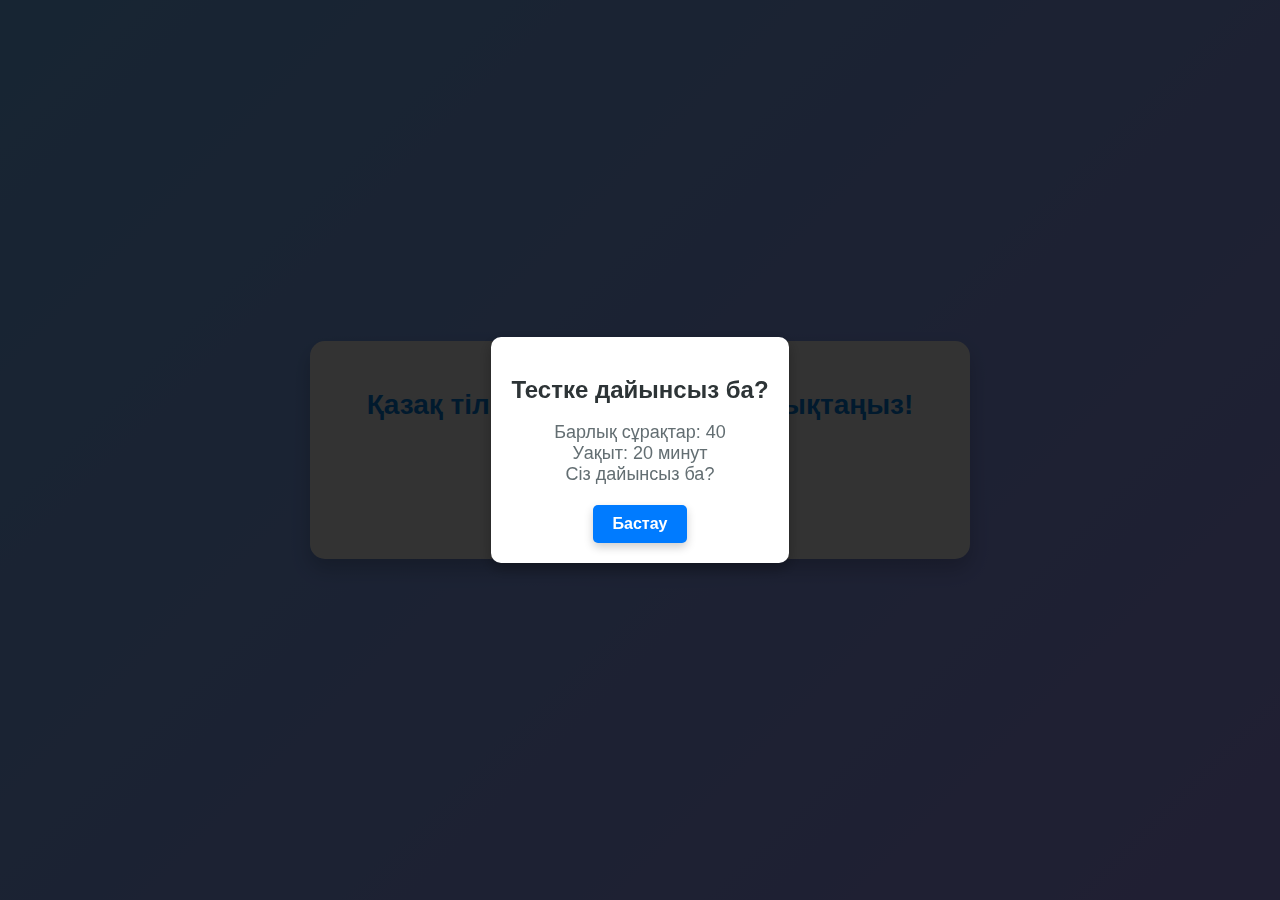
<file: index.html>
<!DOCTYPE html>
<html lang="ru">
<head>
  <meta charset="UTF-8">
  <meta name="viewport" content="width=device-width, initial-scale=1.0">
  <title>Қазақ тілі деңгейін анықтайтын тест сұрақтары</title>
  <link rel="stylesheet" href="style.css">
</head>
<body>
  <!-- Start Modal -->
  <div id="start-modal" class="modal">
    <div class="modal-content">
      <h2>Тестке дайынсыз ба?</h2>
      <p>Барлық сұрақтар: 40<br>Уақыт: 20 минут<br>Сіз дайынсыз ба?</p>
      <button id="start-btn">Бастау</button>
    </div>
  </div>

  <!-- Quiz Container -->
  <div class="container">
    <h1>Қазақ тіліндегі деңгейіңізді анықтаңыз!</h1>
    <!-- Timer Display -->
    <div id="timer" style="margin-bottom: 20px; font-size: 18px; color: #d63031; font-weight: bold;">
      Уақыт: 20:00
    </div>
    <div id="quiz-container">
      <div id="question"></div>
      <div id="options"></div>
      <button id="next-btn" onclick="nextQuestion()">Келесі сұрақ</button>
    </div>
    <!-- See Results Button -->
    <button id="see-results-btn" onclick="goToResultsPage()" style="margin-top: 20px; display: none;">
      Нәтижелерді қарау
    </button>
  </div>
  
  <script src="script.js"></script>
</body>
</html>
</file>
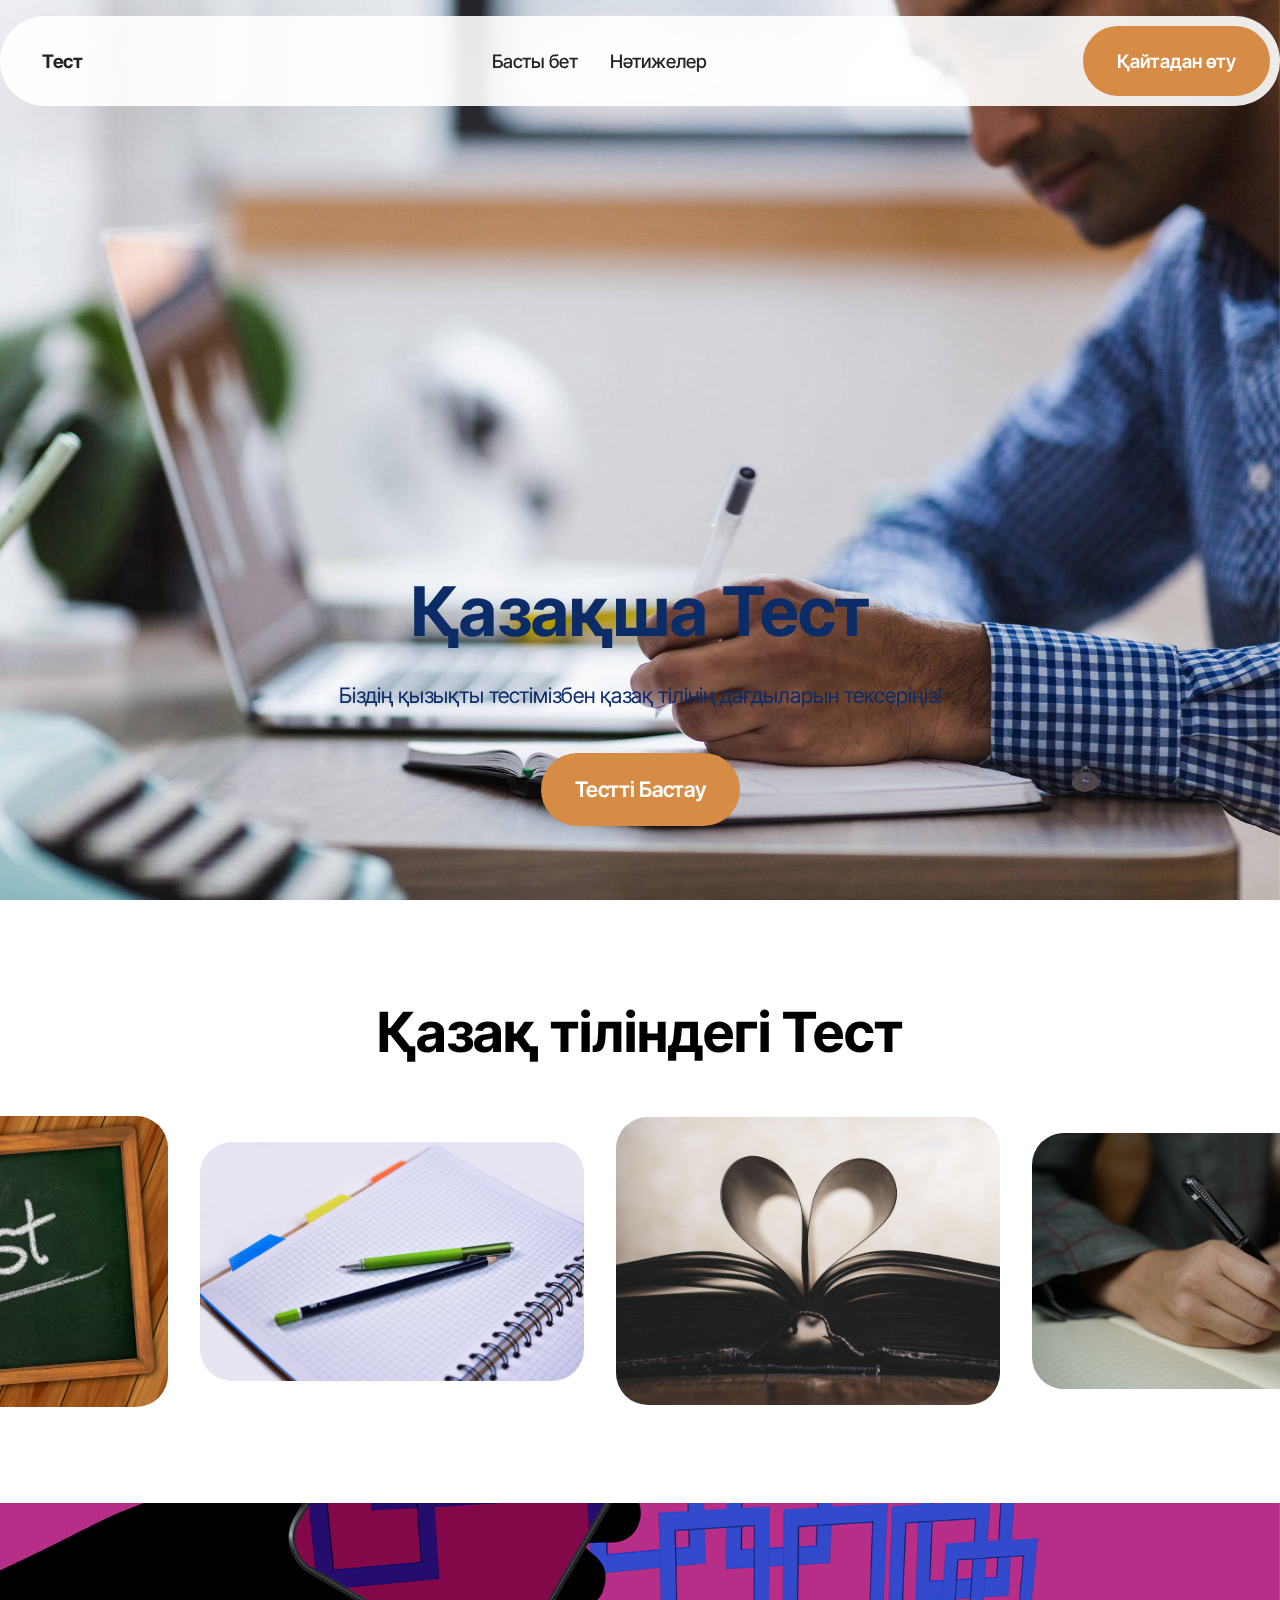
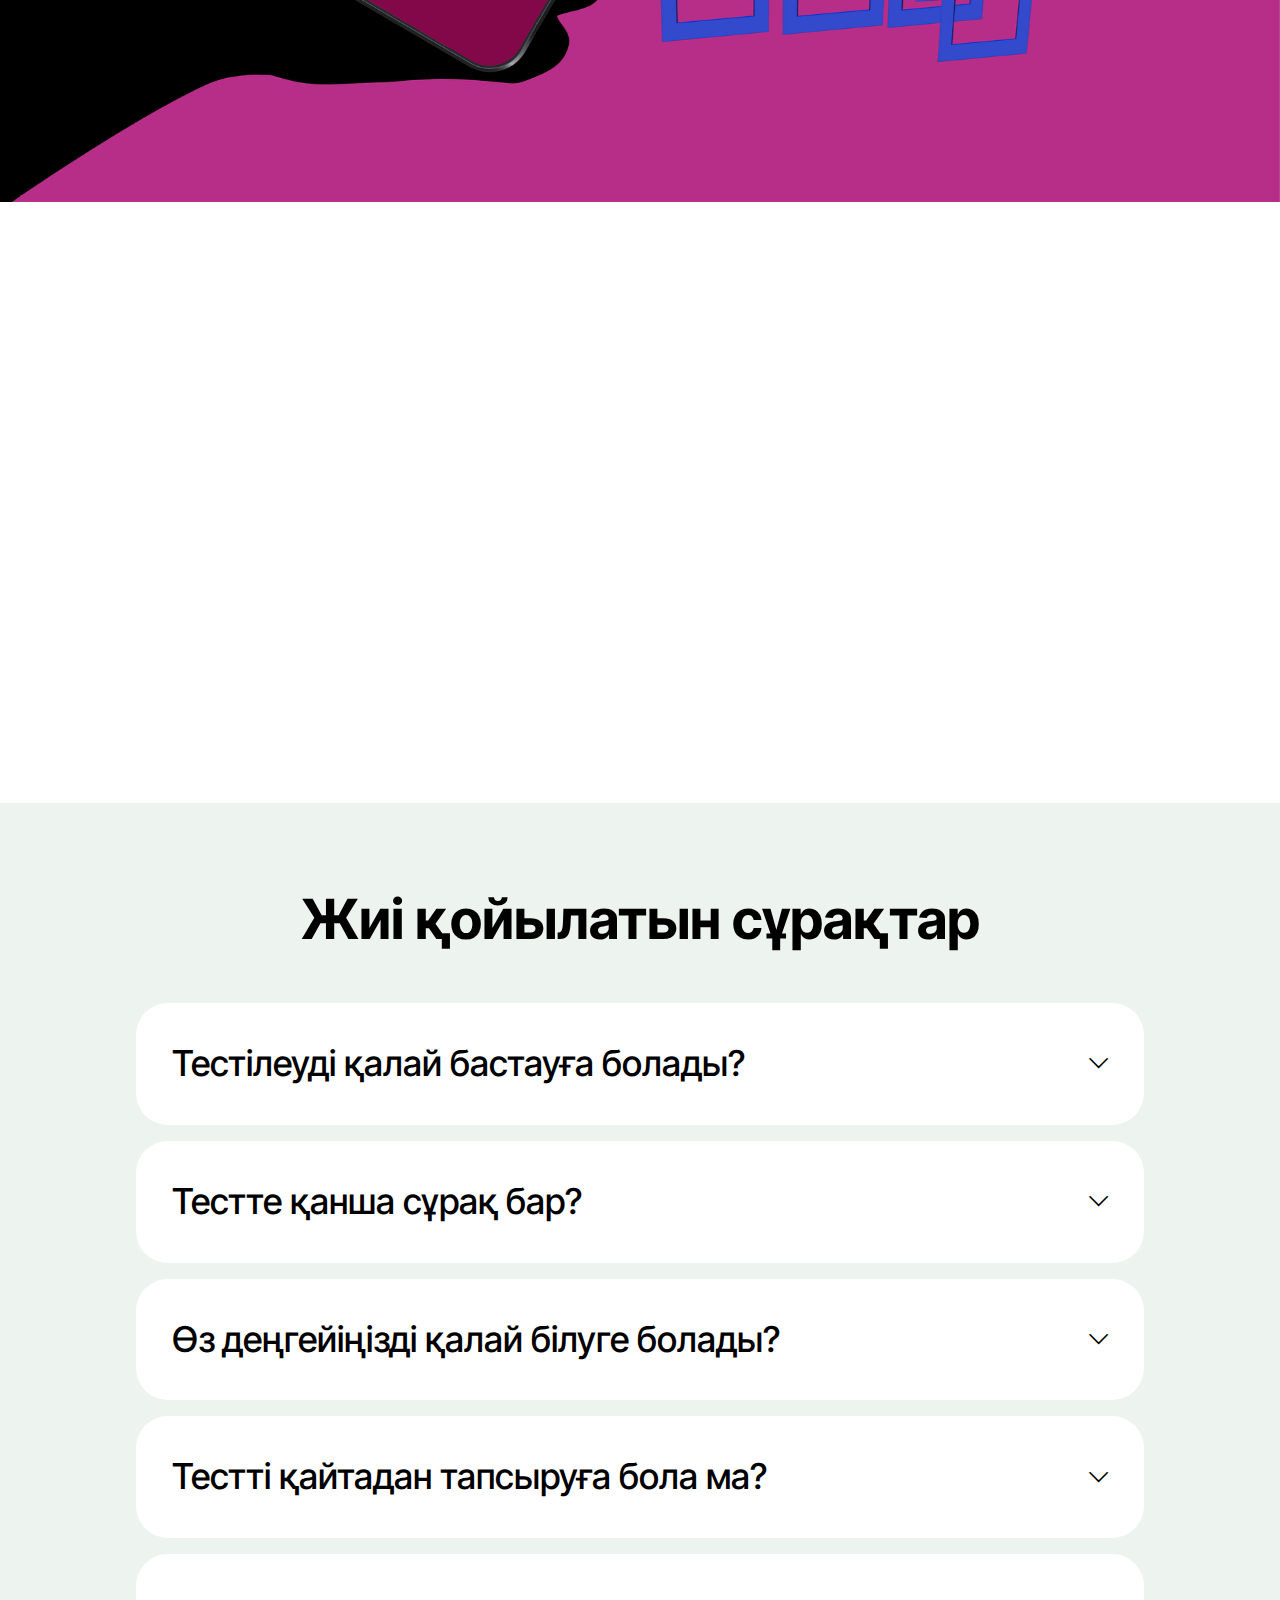
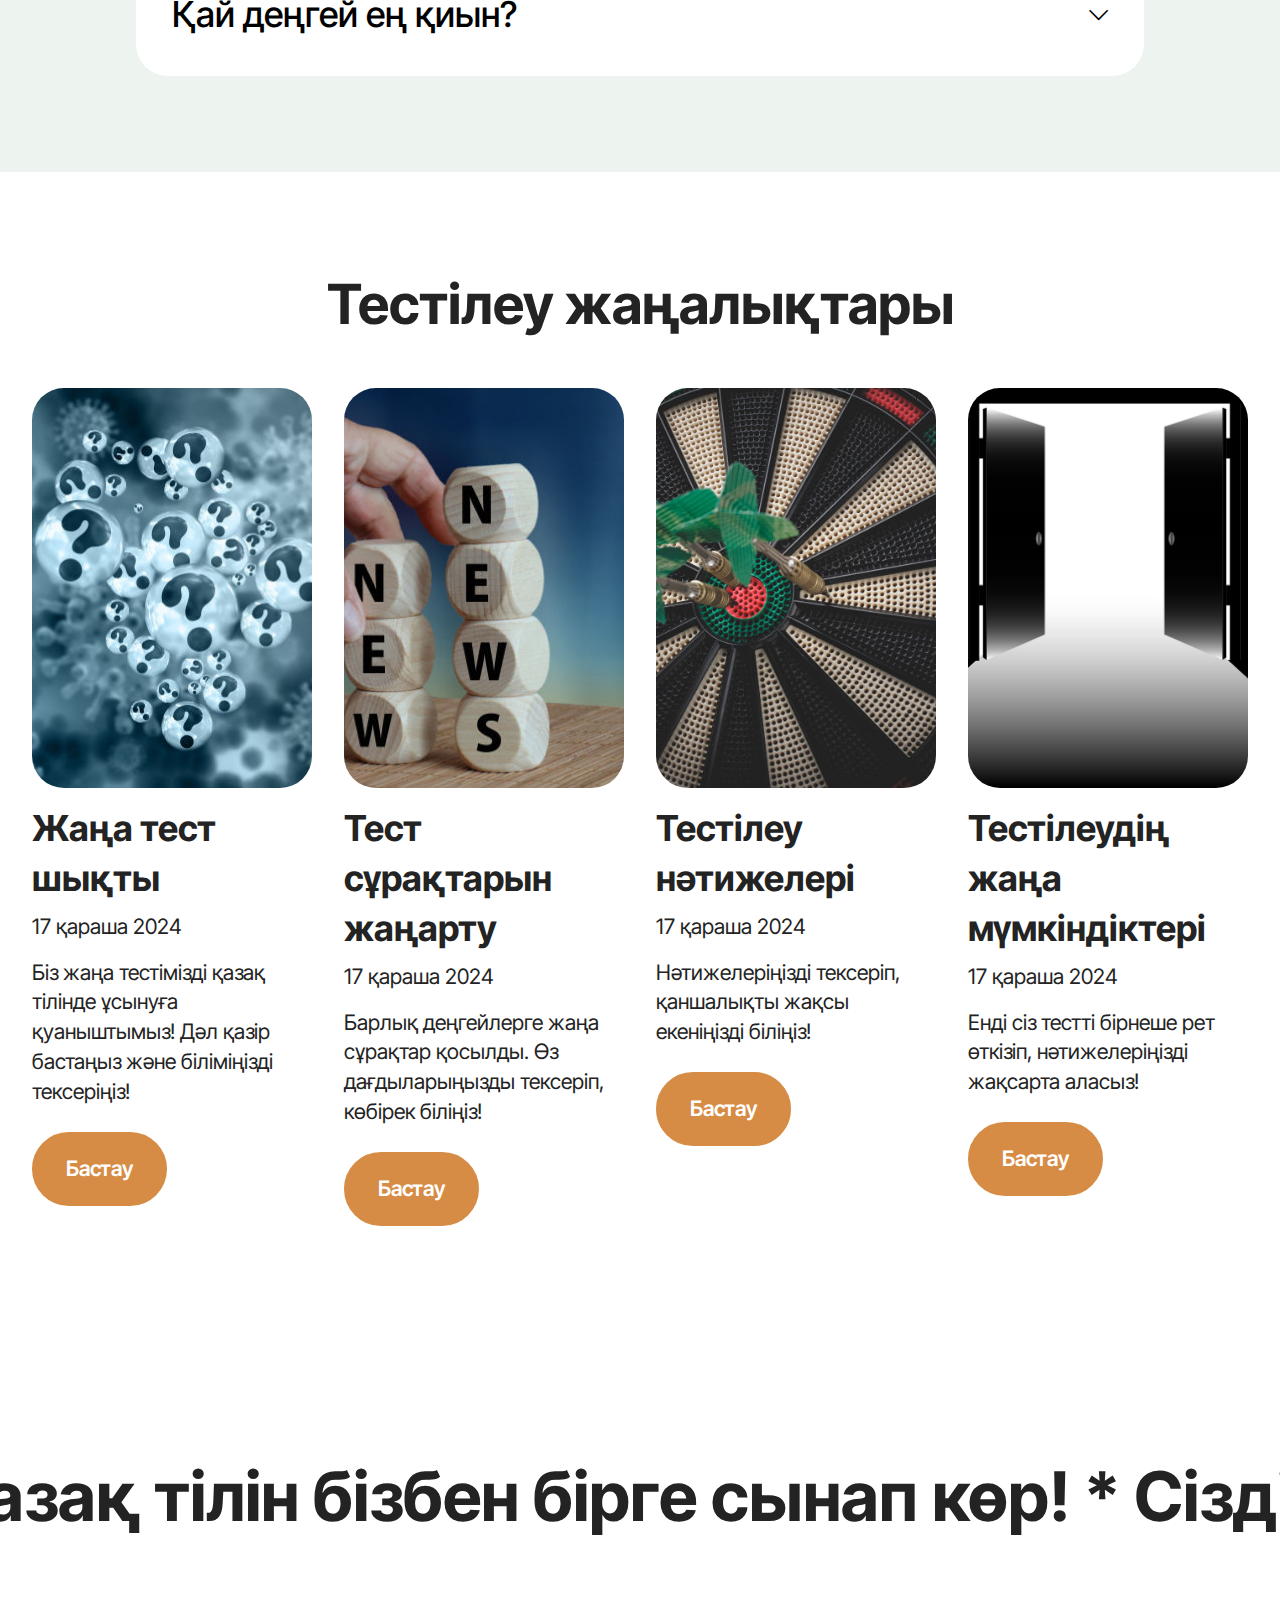
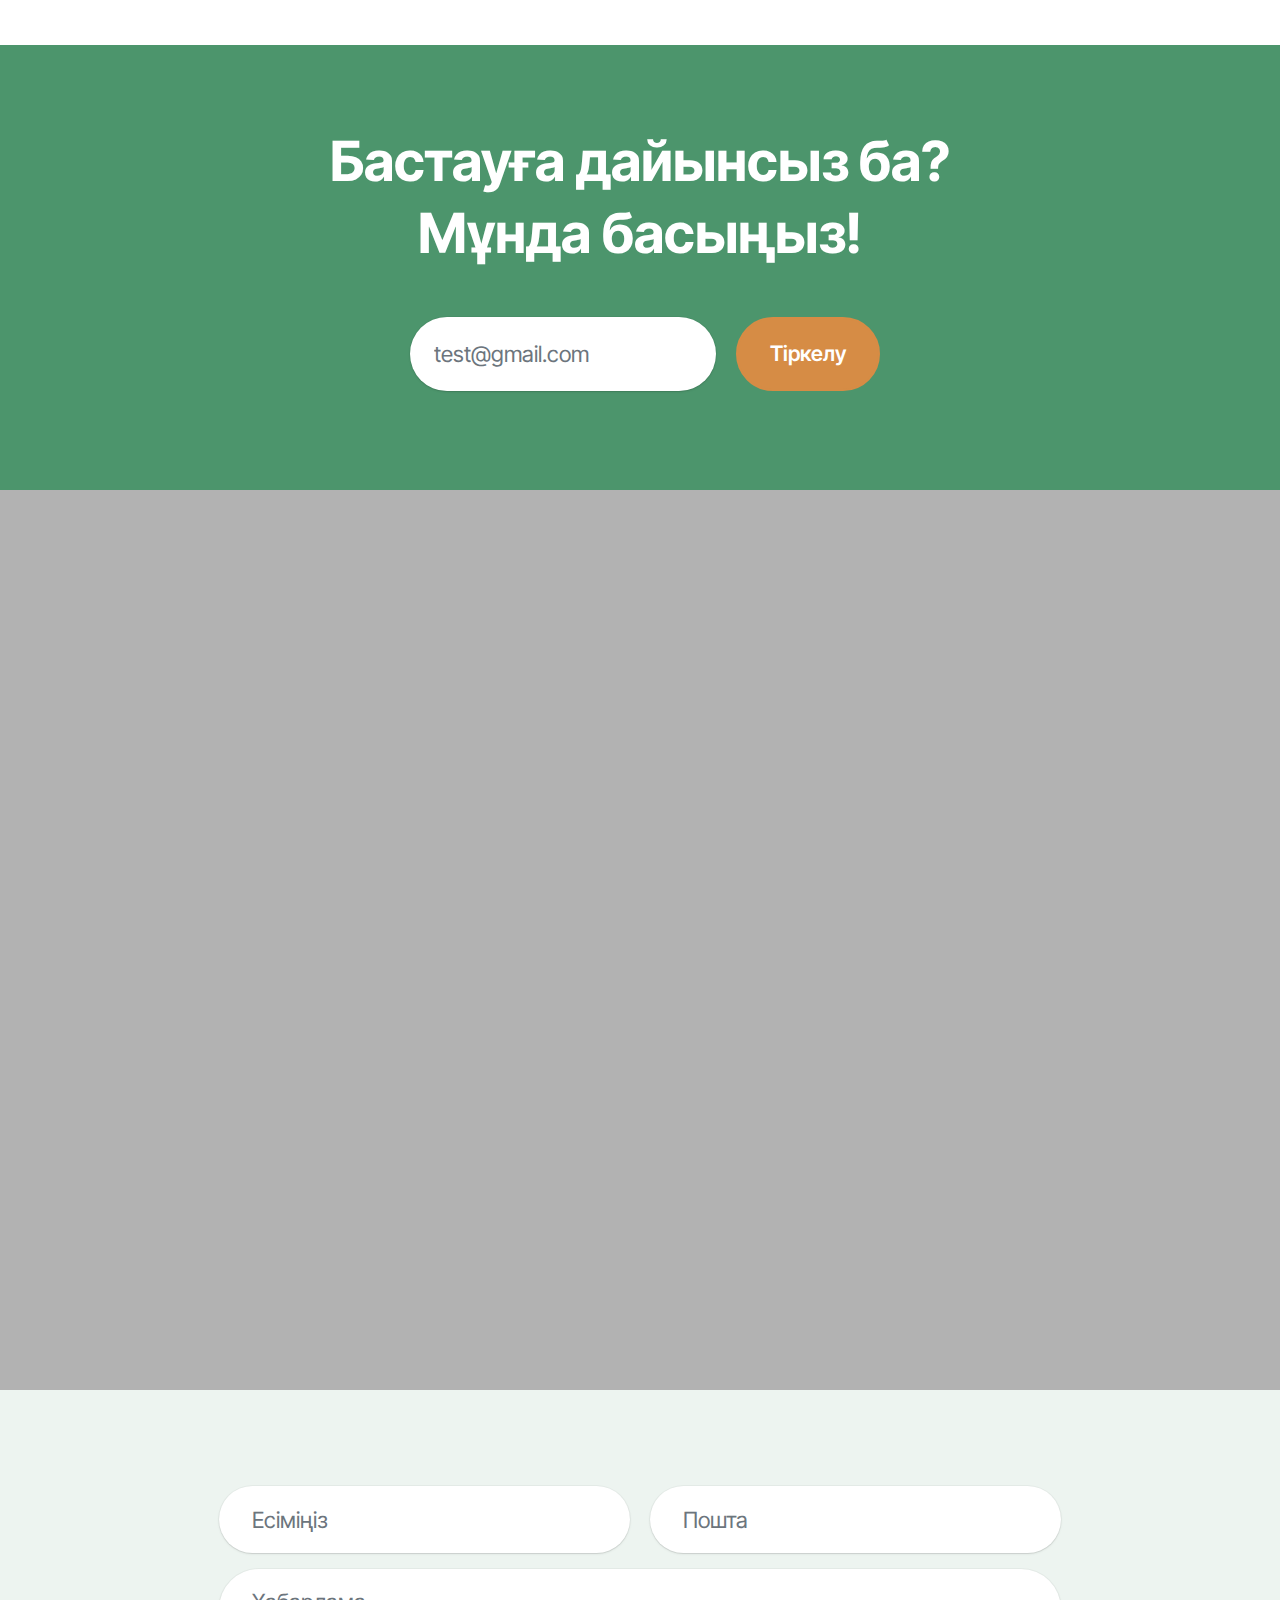
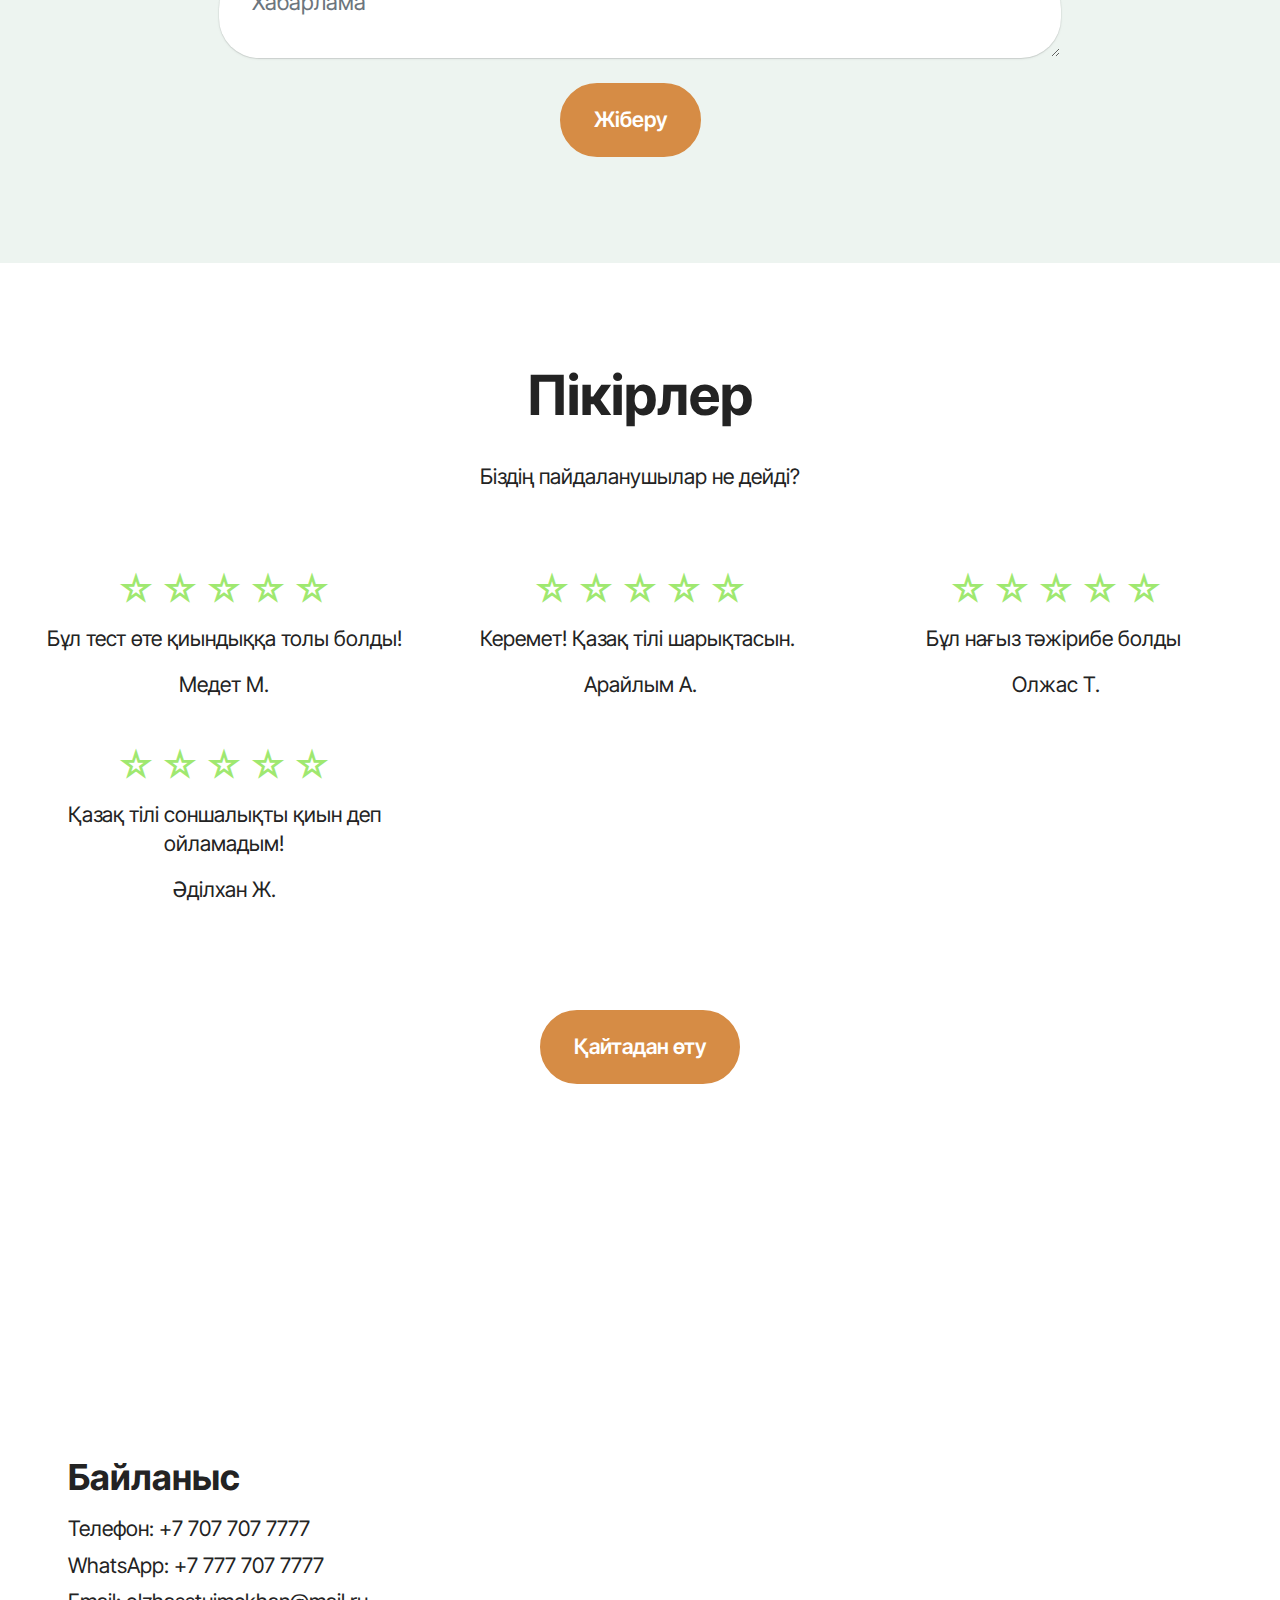
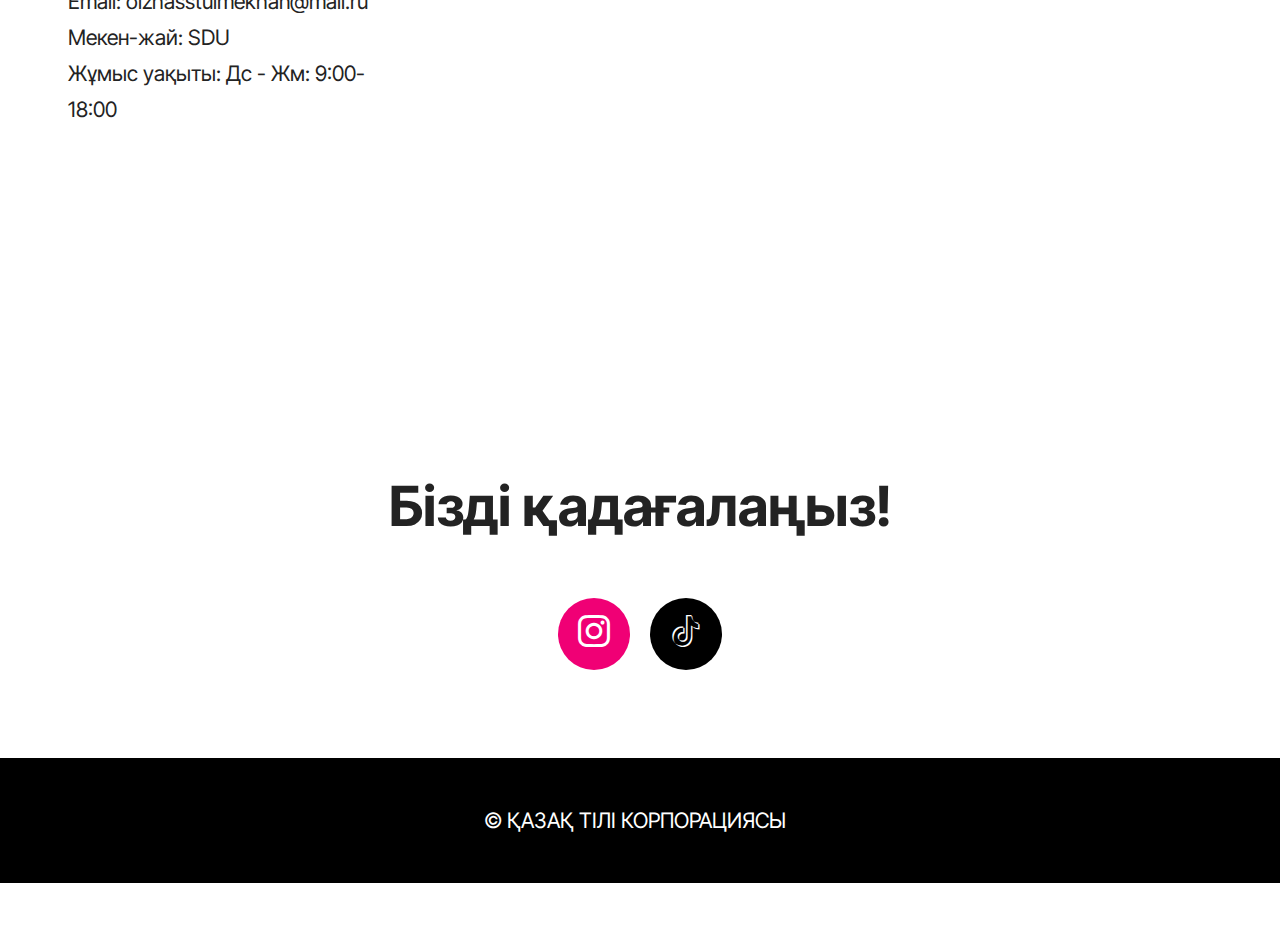
<file: main.html>
<!DOCTYPE html>
<html  >
<head>
  <!-- Site made with Mobirise Website Builder v5.9.18, https://mobirise.com -->
  <meta charset="UTF-8">
  <meta http-equiv="X-UA-Compatible" content="IE=edge">
  <meta name="generator" content="Mobirise v5.9.18, mobirise.com">
  <meta name="viewport" content="width=device-width, initial-scale=1, minimum-scale=1">
  <link rel="shortcut icon" href="assets/images/photo-1622137879013-beaca5144a4b.jpeg" type="image/x-icon">
  <meta name="description" content="Қазақ тілін білу үшін қызықты тест тапсырыңыз. A1-ден C2-ге дейінгі деңгейіңізді біліп, дағдыларыңызды жетілдіріңіз!">
  
  
  <title>Қазақша Тестілеу</title>
  <link rel="stylesheet" href="assets/web/assets/mobirise-icons2/mobirise2.css">
  <link rel="stylesheet" href="assets/bootstrap/css/bootstrap.min.css">
  <link rel="stylesheet" href="assets/bootstrap/css/bootstrap-grid.min.css">
  <link rel="stylesheet" href="assets/bootstrap/css/bootstrap-reboot.min.css">
  <link rel="stylesheet" href="assets/parallax/jarallax.css">
  <link rel="stylesheet" href="assets/dropdown/css/style.css">
  <link rel="stylesheet" href="assets/socicon/css/styles.css">
  <link rel="stylesheet" href="assets/theme/css/style.css">
  <link rel="preload" href="https://fonts.googleapis.com/css2?family=Inter+Tight:wght@400;700&display=swap&display=swap" as="style" onload="this.onload=null;this.rel='stylesheet'">
  <noscript><link rel="stylesheet" href="https://fonts.googleapis.com/css2?family=Inter+Tight:wght@400;700&display=swap&display=swap"></noscript>
  <link rel="preload" as="style" href="assets/mobirise/css/mbr-additional.css?v=6rqdQF"><link rel="stylesheet" href="assets/mobirise/css/mbr-additional.css?v=6rqdQF" type="text/css">

  
  
  
</head>
<body>
  
  <section data-bs-version="5.1" class="menu menu2 cid-uunkbNClgP" once="menu" id="menu-5-uunkbNClgP">
	

	<nav class="navbar navbar-dropdown navbar-fixed-top navbar-expand-lg">
		<div class="container">
			<div class="navbar-brand">
				
				<span class="navbar-caption-wrap"><a class="navbar-caption text-black display-4" href="index.html">Тест</a></span>
			</div>
			<button class="navbar-toggler" type="button" data-toggle="collapse" data-bs-toggle="collapse" data-target="#navbarSupportedContent" data-bs-target="#navbarSupportedContent" aria-controls="navbarNavAltMarkup" aria-expanded="false" aria-label="Toggle navigation">
				<div class="hamburger">
					<span></span>
					<span></span>
					<span></span>
					<span></span>
				</div>
			</button>
			<div class="collapse navbar-collapse" id="navbarSupportedContent">
				<ul class="navbar-nav nav-dropdown" data-app-modern-menu="true"><li class="nav-item">
						<a class="nav-link link text-black display-4" href="">Басты бет<br></a>
					</li>
					
					<li class="nav-item">
						<a class="nav-link link text-black display-4" href="results.html">Нәтижелер</a>
					</li></ul>
				
				<div class="navbar-buttons mbr-section-btn"><a class="btn btn-primary display-4" href="index.html">Қайтадан өту</a></div>
			</div>
		</div>
	</nav>
</section>

<section data-bs-version="5.1" class="header16 cid-uunkbNCy8b mbr-fullscreen mbr-parallax-background" id="hero-17-uunkbNCy8b">
  
  
  <div class="container-fluid">
    <div class="row">
      <div class="content-wrap col-12 col-md-12">
        <h1 class="mbr-section-title mbr-fonts-style mbr-white mb-4 display-1">
          <strong>Қазақша Тест</strong></h1>
        
        <p class="mbr-fonts-style mbr-text mbr-white mb-4 display-7">Біздің қызықты тестімізбен қазақ тілінің дағдыларын тексеріңіз!</p>
        <div class="mbr-section-btn"><a class="btn btn-primary display-7" href="index.html">Тестті Бастау</a></div>
      </div>
    </div>
  </div>
</section>

<section data-bs-version="5.1" class="gallery07 cid-uunkbNDDG6" id="gallery-16-uunkbNDDG6">
  
  
  <div class="container-fluid gallery-wrapper">
    <div class="row justify-content-center">
      <div class="col-12 content-head">
        <div class="mbr-section-head mb-5">
          <h4 class="mbr-section-title mbr-fonts-style align-center mb-0 display-2"><strong>Қазақ тіліндегі Тест</strong></h4>
          
        </div>
      </div>
    </div>
    <div class="grid-container">
      <div class="grid-container-3 moving-left" style="transform: translate3d(-200px, 0px, 0px);">
        <div class="grid-item">
          <img src="assets/images/mbr-864x655.jpg" alt="Mobirise Website Builder">
        </div>
        <div class="grid-item">
          <img src="assets/images/mbr-864x538.jpg" alt="Mobirise Website Builder">
        </div>
        <div class="grid-item">
          <img src="assets/images/mbr-864x648.jpg" alt="Mobirise Website Builder">
        </div>
        <div class="grid-item">
          <img src="assets/images/mbr-864x576.jpg" alt="Mobirise Website Builder">
        </div>
      </div>
    </div>
  </div>
</section>

<section data-bs-version="5.1" class="image02 cid-uunkbND4hh mbr-fullscreen mbr-parallax-background" id="image-13-uunkbND4hh">
    
    
    <div class="container">
        <div class="row"></div>
    </div>
</section>

<section data-bs-version="5.1" class="list1 cid-uunkbNDjrp" id="faq-1-uunkbNDjrp">
    
    
    <div class="container">
        <div class="row justify-content-center">
            <div class="col-12 col-md-12 col-lg-10 m-auto">
                <div class="content">
                    <div class="row justify-content-center mb-5">
                        <div class="col-12 content-head">
                            <div class="mbr-section-head">
                                <h4 class="mbr-section-title mbr-fonts-style align-center mb-0 display-2"><strong>Жиі қойылатын сұрақтар</strong></h4>
                                
                            </div>
                        </div>
                    </div>
                    <div id="bootstrap-accordion_5" class="panel-group accordionStyles accordion" role="tablist" aria-multiselectable="true">
                        <div class="card">
                            <div class="card-header" role="tab" id="headingOne">
                                <a role="button" class="panel-title collapsed" data-toggle="collapse" data-bs-toggle="collapse" data-core="" href="#collapse1_5" aria-expanded="false" aria-controls="collapse1">
                                    <h6 class="panel-title-edit mbr-semibold mbr-fonts-style mb-0 display-5">Тестілеуді қалай бастауға болады?</h6>
                                    <span class="sign mbr-iconfont mobi-mbri-arrow-down"></span>
                                </a>
                            </div>
                            <div id="collapse1_5" class="panel-collapse noScroll collapse" role="tabpanel" aria-labelledby="headingOne" data-parent="#accordion" data-bs-parent="#bootstrap-accordion_5">
                                <div class="panel-body">
                                    <p class="mbr-fonts-style panel-text display-7">"Тестті Бастау" батырмасын басыңыз.</p>
                                </div>
                            </div>
                        </div>
                        <div class="card">
                            <div class="card-header" role="tab" id="headingOne">
                                <a role="button" class="panel-title collapsed" data-toggle="collapse" data-bs-toggle="collapse" data-core="" href="#collapse2_5" aria-expanded="false" aria-controls="collapse2">
                                    <h6 class="panel-title-edit mbr-semibold mbr-fonts-style mb-0 display-5">Тестте қанша сұрақ бар?</h6>
                                    <span class="sign mbr-iconfont mobi-mbri-arrow-down"></span>
                                </a>
                            </div>
                            <div id="collapse2_5" class="panel-collapse noScroll collapse" role="tabpanel" aria-labelledby="headingOne" data-parent="#accordion" data-bs-parent="#bootstrap-accordion_5">
                                <div class="panel-body">
                                    <p class="mbr-fonts-style panel-text display-7">Әр түрлі деңгейдегі 40 сұрақ бар.</p>
                                </div>
                            </div>
                        </div>
                        <div class="card">
                            <div class="card-header" role="tab" id="headingOne">
                                <a role="button" class="panel-title collapsed" data-toggle="collapse" data-bs-toggle="collapse" data-core="" href="#collapse3_5" aria-expanded="false" aria-controls="collapse3">
                                    <h6 class="panel-title-edit mbr-semibold mbr-fonts-style mb-0 display-5">Өз деңгейіңізді қалай білуге болады?</h6>
                                    <span class="sign mbr-iconfont mobi-mbri-arrow-down"></span>
                                </a>
                            </div>
                            <div id="collapse3_5" class="panel-collapse noScroll collapse" role="tabpanel" aria-labelledby="headingOne" data-parent="#accordion" data-bs-parent="#bootstrap-accordion_5">
                                <div class="panel-body">
                                    <p class="mbr-fonts-style panel-text display-7">Нәтижелер сіздің деңгейіңізді көрсетеді.</p>
                                </div>
                            </div>
                        </div>
                        <div class="card">
                            <div class="card-header" role="tab" id="headingOne">
                                <a role="button" class="panel-title collapsed" data-toggle="collapse" data-bs-toggle="collapse" data-core="" href="#collapse4_5" aria-expanded="false" aria-controls="collapse4">
                                    <h6 class="panel-title-edit mbr-semibold mbr-fonts-style mb-0 display-5">Тестті қайтадан тапсыруға бола ма?</h6>
                                    <span class="sign mbr-iconfont mobi-mbri-arrow-down"></span>
                                </a>
                            </div>
                            <div id="collapse4_5" class="panel-collapse noScroll collapse" role="tabpanel" aria-labelledby="headingOne" data-parent="#accordion" data-bs-parent="#bootstrap-accordion_5">
                                <div class="panel-body">
                                    <p class="mbr-fonts-style panel-text display-7">Иә, "Қайтадан өту" түймесін басыңыз.</p>
                                </div>
                            </div>
                        </div>
                        <div class="card">
                            <div class="card-header" role="tab" id="headingOne">
                                <a role="button" class="panel-title collapsed" data-toggle="collapse" data-bs-toggle="collapse" data-core="" href="#collapse5_5" aria-expanded="false" aria-controls="collapse5">
                                    <h6 class="panel-title-edit mbr-semibold mbr-fonts-style mb-0 display-5">Қай деңгей ең қиын?</h6>
                                    <span class="sign mbr-iconfont mobi-mbri-arrow-down"></span>
                                </a>
                            </div>
                            <div id="collapse5_5" class="panel-collapse noScroll collapse" role="tabpanel" aria-labelledby="headingOne" data-parent="#accordion" data-bs-parent="#bootstrap-accordion_5">
                                <div class="panel-body">
                                    <p class="mbr-fonts-style panel-text display-7">C2-бұл кәсіби деңгей!</p>
                                </div>
                            </div>
                        </div>
                        
                    </div>
                </div>
            </div>
        </div>
    </div>
</section>

<section data-bs-version="5.1" class="features03 cid-uunkbNDeRU" id="news-1-uunkbNDeRU">
  
  
  <div class="container-fluid">
    <div class="row justify-content-center mb-5">
      <div class="col-12 content-head">
        <div class="mbr-section-head">
          <h4 class="mbr-section-title mbr-fonts-style align-center mb-0 display-2">
            <strong>Тестілеу жаңалықтары</strong></h4>
          
        </div>
      </div>
    </div>
    <div class="row">
      <div class="item features-image col-12 col-md-6 col-lg-3 active">
        <div class="item-wrapper">
          <div class="item-img mb-3">
            <img src="assets/images/mbr-598x399.jpg" alt="Mobirise Website Builder" title="">
          </div>
          <div class="item-content align-left">
            <h5 class="item-title mbr-fonts-style mt-0 mb-2 display-5"><strong>Жаңа тест шықты</strong></h5>
            <p class="mbr-text mbr-fonts-style mb-3 display-7">17 қараша 2024</p>
            <p class="mbr-text mbr-fonts-style mb-3 display-7">Біз жаңа тестімізді қазақ тілінде ұсынуға қуаныштымыз! Дәл қазір бастаңыз және біліміңізді тексеріңіз!</p>
            <div class="mbr-section-btn item-footer"><a href="index.html" class="btn item-btn btn-primary display-7">Бастау</a></div>
          </div>
        </div>
      </div>
      <div class="item features-image col-12 col-md-6 col-lg-3">
        <div class="item-wrapper">
          <div class="item-img mb-3">
            <img src="assets/images/mbr-598x404.jpg" alt="Mobirise Website Builder" title="" data-slide-to="1" data-bs-slide-to="1">
          </div>
          <div class="item-content align-left">
            <h5 class="item-title mbr-fonts-style mb-2 mt-0 display-5"><strong>Тест сұрақтарын жаңарту</strong></h5>
            <p class="mbr-text mbr-fonts-style mb-3 display-7">17 қараша 2024</p>
            <p class="mbr-text mbr-fonts-style mb-3 display-7">Барлық деңгейлерге жаңа сұрақтар қосылды. Өз дағдыларыңызды тексеріп, көбірек біліңіз!</p>
            <div class="mbr-section-btn item-footer"><a href="index.html" class="btn item-btn btn-primary display-7">Бастау</a></div>
          </div>
        </div>
      </div>
      <div class="item features-image col-12 col-md-6 col-lg-3">
        <div class="item-wrapper">
          <div class="item-img mb-3">
            <img src="assets/images/mbr-598x477.jpg" alt="Mobirise Website Builder" title="" data-slide-to="2" data-bs-slide-to="2">
          </div>
          <div class="item-content align-left">
            <h5 class="item-title mbr-fonts-style mb-2 mt-0 display-5">
              <strong>Тестілеу нәтижелері</strong></h5>
            <p class="mbr-text mbr-fonts-style mb-3 display-7">17 қараша 2024</p>
            <p class="mbr-text mbr-fonts-style mb-3 display-7">Нәтижелеріңізді тексеріп, қаншалықты жақсы екеніңізді біліңіз!</p>
            <div class="mbr-section-btn item-footer"><a href="index.html" class="btn item-btn btn-primary display-7">Бастау</a></div>
          </div>
        </div>
      </div>
      <div class="item features-image col-12 col-md-6 col-lg-3">
        <div class="item-wrapper">
          <div class="item-img mb-3">
            <img src="assets/images/mbr-598x403.png" alt="Mobirise Website Builder" title="" data-slide-to="2" data-bs-slide-to="2">
          </div>
          <div class="item-content align-left">
            <h5 class="item-title mbr-fonts-style mb-2 mt-0 display-5">
              <strong>Тестілеудің жаңа мүмкіндіктері</strong></h5>
            <p class="mbr-text mbr-fonts-style mb-3 display-7">17 қараша 2024</p>
            <p class="mbr-text mbr-fonts-style mb-3 display-7">Енді сіз тестті бірнеше рет өткізіп, нәтижелеріңізді жақсарта аласыз!</p>
            <div class="mbr-section-btn item-footer"><a href="index.html" class="btn item-btn btn-primary display-7">Бастау</a></div>
          </div>
        </div>
      </div>
    </div>
  </div>
</section>

<section data-bs-version="5.1" class="gallery10 cid-uunkbND3PA" id="features-69-uunkbND3PA">
  


  <div class="container-fluid">

      <div class="loop-container">
        <div class="item display-1" data-linewords="Қазақ тілін бізбен бірге сынап көр! * Сіздің дағдыларыңызды тексеруге арналған 40 сұрақ! *" data-direction="-1" data-speed="0.05">☁️ Best offers ☁️ Free delivery ☁️ Perfect design ☁️ Comfort ☁️ Support 24/7 ☁️ Vibes</div>

        <div class="item display-1" data-linewords="Қазақ тілін бізбен бірге сынап көр! * Сіздің дағдыларыңызды тексеруге арналған 40 сұрақ! *" data-direction="-1" data-speed="0.05">☁️ Best offers ☁️ Free delivery ☁️ Perfect design ☁️ Comfort ☁️ Support 24/7 ☁️ Vibes</div>
      </div>
    
  </div>
</section>

<section data-bs-version="5.1" class="form1 cid-uunkbNDdzs" id="call-to-action-12-uunkbNDdzs">
    

    

    <div class="container">
        <div class="row content-wrapper justify-content-center">
            <div class="col-lg-7 mbr-form">
                <div class="col-lg-12 col-md-12 col-sm-12">
                    <h5 class="mbr-section-title mbr-fonts-style mb-5 display-2"><strong>Бастауға дайынсыз ба? Мұнда басыңыз!</strong></h5>
                </div>

                <div class="text-wrapper align-left" data-form-type="formoid">
                    <form action="https://mobirise.eu/" method="POST" class="mbr-form form-with-styler" data-form-title="Form Name"><input type="hidden" name="email" data-form-email="true" value="OYVtGHVkZVAMrROtlumjSlavegluYENRYTCdvil6kDgICrEOuouv3Ia1R3/SFnvSxpf9PAbHTfKzoj0lrPhXOXeWnLs5aAM9WOnzRuZjvX42KItMoSK0bn2mPwFOA07X">
                        <div class="row">
                            <div hidden="hidden" data-form-alert="" class="alert alert-success col-12">Сәттілік тілейміз!</div>
                            <div hidden="hidden" data-form-alert-danger="" class="alert alert-danger col-12">
                                Oops...! some problem!
                            </div>
                        </div>
                        <div class="dragArea row">
                            <div data-for="email" class="col-lg-6 col-md-6 col-sm-12 form-group">
                                <input type="email" name="email" placeholder="test@gmail.com" data-form-field="email" class="form-control display-7" value="" id="email-call-to-action-12-uunkbNDdzs">
                            </div>
                            <div class="col-auto mbr-section-btn"><button type="submit" class="w-100 btn btn-primary display-7">Тіркелу<br></button></div>
                        </div>
                    </form>
                </div>
            </div>
        </div>
    </div>
</section>

<section data-bs-version="5.1" class="header18 cid-uunkbNEEeA mbr-fullscreen" data-bg-video="https://www.youtube.com/embed/RgEJ7ymO5fM?autoplay=1&amp;loop=1&amp;playlist=RgEJ7ymO5fM&amp;t=20&amp;mute=1&amp;playsinline=1&amp;controls=0&amp;showinfo=0&amp;autohide=1&amp;allowfullscreen=true&amp;mode=transparent" id="video-5-uunkbNEEeA">
  

  <div class="mbr-overlay" style="opacity: 0.3; background-color: rgb(0, 0, 0);"></div>
  <div class="container-fluid">
    <div class="row">
    </div>
  </div>
</section>

<section data-bs-version="5.1" class="form5 cid-uunkbNEm66" id="contact-form-3-uunkbNEm66">
    
    
    <div class="row justify-content-center">
            <div class="col-lg-8 mx-auto mbr-form" data-form-type="formoid">
                <form action="https://mobirise.eu/" method="POST" class="mbr-form form-with-styler" data-form-title="Form Name"><input type="hidden" name="email" data-form-email="true" value="jwFTnLIwCBrkKnr2MEEL7DJ3XnRUTsBHA5kJXPZpn4PgWYrHDoWMOE474VBd6q4EpuUwDFXJ3S1UQ6S37Ncy0X3e6YQI8w1Ykr9+SLATUDD8XBIS+FyN+lUNxuDNhRad">
                    <div class="row">
                        <div hidden="hidden" data-form-alert="" class="alert alert-success col-12">Хабарласқаныңыз үшін рақмет!</div>
                        <div hidden="hidden" data-form-alert-danger="" class="alert alert-danger col-12">
                            Oops...! some problem!
                        </div>
                    </div>
                    <div class="dragArea row">
                        <div class="col-md col-sm-12 form-group mb-3" data-for="name">
                            <input type="text" name="name" placeholder="Есіміңіз" data-form-field="name" class="form-control" value="" id="name-contact-form-3-uunkbNEm66">
                        </div>
                        <div class="col-md col-sm-12 form-group mb-3" data-for="email">
                            <input type="email" name="email" placeholder="Пошта" data-form-field="email" class="form-control" value="" id="email-contact-form-3-uunkbNEm66">
                        </div>
                        
                        <div class="col-12 form-group mb-3" data-for="textarea">
                            <textarea name="textarea" placeholder="Хабарлама" data-form-field="textarea" class="form-control" id="textarea-contact-form-3-uunkbNEm66"></textarea>
                        </div>
                        <div class="col-lg-12 col-md-12 col-sm-12 align-center mbr-section-btn"><button type="submit" class="btn btn-primary display-7">Жіберу</button></div>
                    </div>
                </form>
            </div>
        </div>
    </div>
</section>

<section data-bs-version="5.1" class="people02 cid-uunkbNC21e" id="testimonials-10-uunkbNC21e">
	

	
	
	<div class="container">
		<div class="row mb-5 justify-content-center">
			<div class="col-12 content-head">
				<h3 class="mbr-section-title mbr-fonts-style align-center mb-4 display-2">
					<strong>Пікірлер</strong></h3>
				<h5 class="mbr-section-subtitle mbr-fonts-style align-center mb-4 display-7">Біздің пайдаланушылар не дейді?</h5>
			</div>
		</div>
		<div class="row">
				
				
				<div class="item features-without-image col-12 col-md-6 col-lg-4 mb-5 active">
					<div class="item-wrapper">
						<div class="card-box align-center">
							<div class="iconfont-wrapper mb-3">
								<span class="mbr-iconfont mobi-mbri-star mobi-mbri"></span>
								<span class="mbr-iconfont mobi-mbri-star mobi-mbri"></span>
								<span class="mbr-iconfont mobi-mbri-star mobi-mbri"></span>
								<span class="mbr-iconfont mobi-mbri-star mobi-mbri"></span>
								<span class="mbr-iconfont mobi-mbri-star mobi-mbri" style="color: rgb(159, 232, 112); fill: rgb(159, 232, 112);"></span>
							</div>
							<h5 class="card-title mbr-fonts-style mb-3 display-7">Бұл тест өте қиындыққа толы болды!<br></h5>
							<p class="card-text mbr-fonts-style mb-0 display-7">Медет М.</p>
						</div>
					</div>
				</div><div class="item features-without-image col-12 col-md-6 col-lg-4 mb-5">
					<div class="item-wrapper">
						<div class="card-box align-center">
							<div class="iconfont-wrapper mb-3">
								<span class="mbr-iconfont mobi-mbri-star mobi-mbri"></span>
								<span class="mbr-iconfont mobi-mbri-star mobi-mbri"></span>
								<span class="mbr-iconfont mobi-mbri-star mobi-mbri"></span>
								<span class="mbr-iconfont mobi-mbri-star mobi-mbri"></span>
								<span class="mbr-iconfont mobi-mbri-star mobi-mbri" style="color: rgb(159, 232, 112); fill: rgb(159, 232, 112);"></span>
							</div>
							<h5 class="card-title mbr-fonts-style mb-3 display-7">Керемет! Қазақ тілі шарықтасын.&nbsp;</h5>
							<p class="card-text mbr-fonts-style mb-0 display-7">Арайлым А.</p>
						</div>
					</div>
				</div>
					<div class="item features-without-image col-12 col-md-6 col-lg-4 mb-5">
							<div class="item-wrapper">
								<div class="card-box align-center">
									<div class="iconfont-wrapper mb-3">
										<span class="mbr-iconfont mobi-mbri-star mobi-mbri"></span>
										<span class="mbr-iconfont mobi-mbri-star mobi-mbri"></span>
										<span class="mbr-iconfont mobi-mbri-star mobi-mbri"></span>
										<span class="mbr-iconfont mobi-mbri-star mobi-mbri"></span>
										<span class="mbr-iconfont mobi-mbri-star mobi-mbri" style="color: rgb(159, 232, 112); fill: rgb(159, 232, 112);"></span>
									</div>
									<h5 class="card-title mbr-fonts-style mb-3 display-7">Бұл нағыз тәжірибе болды&nbsp;</h5>
									<p class="card-text mbr-fonts-style mb-0 display-7">Олжас Т.</p>
								</div>
							</div>
						</div><div class="item features-without-image col-12 col-md-6 col-lg-4 mb-5">
					<div class="item-wrapper">
						<div class="card-box align-center">
							<div class="iconfont-wrapper mb-3">
								<span class="mbr-iconfont mobi-mbri-star mobi-mbri"></span>
								<span class="mbr-iconfont mobi-mbri-star mobi-mbri"></span>
								<span class="mbr-iconfont mobi-mbri-star mobi-mbri"></span>
								<span class="mbr-iconfont mobi-mbri-star mobi-mbri"></span>
								<span class="mbr-iconfont mobi-mbri-star mobi-mbri"></span>
							</div>
							<h5 class="card-title mbr-fonts-style mb-3 display-7">Қазақ тілі соншалықты қиын деп ойламадым!</h5>
							<p class="card-text mbr-fonts-style mb-0 display-7">Әділхан Ж.</p>
						</div>
					</div>
				</div>
			</div>
		<div class="row mt-0 mt-md-5">
			<div class="col-12 align-center">
				<div class="mbr-section-btn"><a class="btn btn-primary display-7" href="index.html">Қайтадан өту</a></div>
			</div>
		</div>
	</div>
</section>

<section data-bs-version="5.1" class="contacts4 map1 cid-uunkbNEdch" id="contacts-3-uunkbNEdch">

	

    <div class="main_wrapper">
		<div class="b_wrapper">
			<div class="container-fluid">
				<div class="row justify-content-start">
					<div class="col-md-5 col-lg-4 item-wrapper">
                        <h5 class="cardTitle mbr-fonts-style mb-2 display-5">
                            <strong>Байланыс</strong>
                        </h5>
                        <ul class="list mbr-fonts-style display-7">
                            <li class="mbr-text item-wrap">
                            Телефон:                                
                            <a href="tel:+7 777 123 4567" class="text-black">+7 7</a>07 707 7777</li>

                            <li class="mbr-text item-wrap">WhatsApp: 
                            <a href="tel:+7 777 123 4567" class="text-black">+7 777&nbsp;</a>707 7777</li> 

                            <li class="mbr-text item-wrap">                            
                            Email: olzhasstuimekhan@mail.ru</li>

                            <li class="mbr-text item-wrap">                        
                            Мекен-жай:
                             SDU&nbsp;</li>

                            <li class="mbr-text item-wrap">Жұмыс уақыты: Дс - Жм: 9:00-18:00
                            </li>
                        </ul>
					</div>
				</div>
			</div>
		</div>
        <div class="google-map"><iframe frameborder="0" style="border:0" src="https://www.google.com/maps/embed/v1/place?key=AIzaSyCt1265A4qvZy9HKUeA8J15AOC4SrCyZe4&amp;q=%20Kazakhstan" allowfullscreen=""></iframe></div>
	</div>
</section>

<section data-bs-version="5.1" class="social4 cid-uunkbNEX6d" id="follow-us-1-uunkbNEX6d">
    
    
    

    <div class="container">
        <div class="media-container-row">
            <div class="col-12">
                <h3 class="mbr-section-title align-center mb-5 mbr-fonts-style display-2"><strong>Бізді қадағалаңыз!</strong></h3>
                <div class="social-list align-center">
                    
                        
                    </a>
                    <a class="iconfont-wrapper bg-instagram m-2" href="https://www.instagram.com/__muratbek_05/" target="_blank">
                        <span class="socicon-instagram socicon"></span>
                    </a>
                    
                    
                    
                    
                    
                    <a class="iconfont-wrapper bg-tiktok m-2" href="https://www.tiktok.com/@olzhas_tuimekhan?lang=en" target="_blank">
                        <span class="socicon-tiktok socicon"></span>
                    </a>
                    
                    
                </div>
            </div>
        </div>
    </div>
</section>

<section data-bs-version="5.1" class="footer3 cid-uunkbNEygo" once="footers" id="footer-6-uunkbNEygo">

        

    

    <div class="container">
        <div class="row">
            <div class="row-links">
                <ul class="header-menu">
                  
                  
                  
                  
                <li class="header-menu-item mbr-fonts-style display-5"></li><li class="header-menu-item mbr-fonts-style display-5"></li><li class="header-menu-item mbr-fonts-style display-5"></li><li class="header-menu-item mbr-fonts-style display-5"></li></ul>
              </div>

            
            <div class="col-12 mt-4">
                <p class="mbr-fonts-style copyright display-7">© ҚАЗАҚ ТІЛІ КОРПОРАЦИЯСЫ&nbsp;&nbsp;</p>
            </div>
        </div>
    </div>
</section><section class="display-7" style="padding: 0;align-items: center;justify-content: center;flex-wrap: wrap;    align-content: center;display: flex;position: relative;height: 4rem;"><a href="https://mobiri.se/3585450" style="flex: 1 1;height: 4rem;position: absolute;width: 100%;z-index: 1;"><img alt="" style="height: 4rem;" src="[data-uri]"></a><p style="margin: 0;text-align: center;" class="display-7">&#8204;</p><a style="z-index:1" href="https://mobirise.com/builder/ai-website-creator.html"></a></section><script src="assets/bootstrap/js/bootstrap.bundle.min.js"></script>  <script src="assets/parallax/jarallax.js"></script>  <script src="assets/smoothscroll/smooth-scroll.js"></script>  <script src="assets/ytplayer/index.js"></script>  <script src="assets/dropdown/js/navbar-dropdown.js"></script>  <script src="assets/scrollgallery/scroll-gallery.js"></script>  <script src="assets/mbr-switch-arrow/mbr-switch-arrow.js"></script>  <script src="assets/vimeoplayer/player.js"></script>  <script src="assets/theme/js/script.js"></script>  <script src="assets/formoid/formoid.min.js"></script>  
  
  
</body>
</html>
</file>
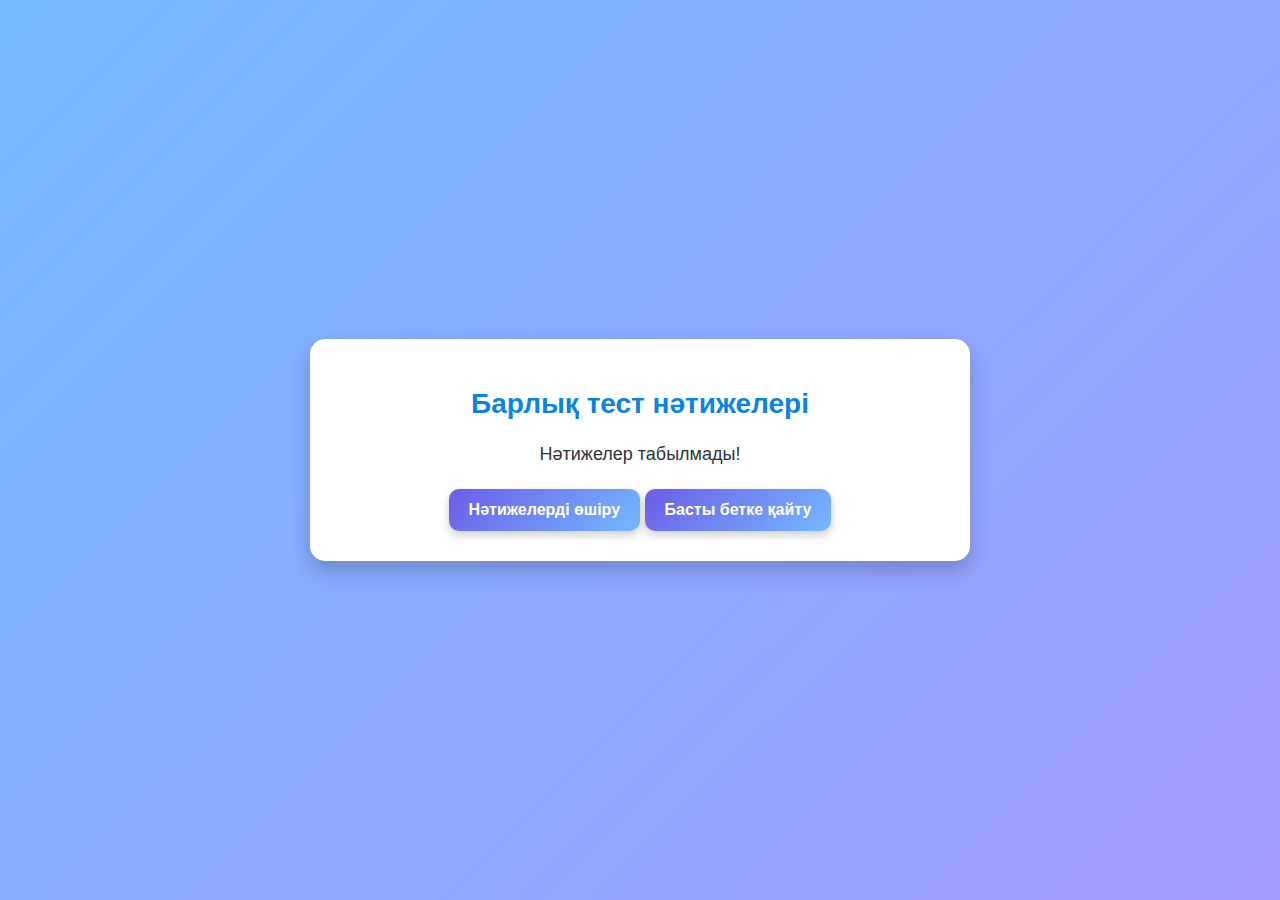
<file: results.html>
<!DOCTYPE html>
<html lang="ru">
<head>
  <meta charset="UTF-8">
  <meta name="viewport" content="width=device-width, initial-scale=1.0">
  <title>Нәтижелер</title>
  <link rel="stylesheet" href="style.css">
</head>
<body>
  <div class="container">
    <h1>Барлық тест нәтижелері</h1>
    <div id="results"></div>
    <button onclick="clearResults()">Нәтижелерді өшіру</button>
    <button onclick="goBack()">Басты бетке қайту</button>
  </div>
  <script>
    // Retrieve results from localStorage and display them
    const resultsContainer = document.getElementById("results");
    const storedResults = JSON.parse(localStorage.getItem("testResults")) || [];

    if (storedResults.length > 0) {
      storedResults.forEach((result, index) => {
        const resultElement = document.createElement("div");
        resultElement.style.marginBottom = "20px";
        resultElement.innerHTML = `
          <strong>Тест #${index + 1}</strong><br>
          Күні: ${result.date}<br>
          Ұпай: ${result.score}/${result.totalQuestions}<br>
          Процент: ${result.percentage}%<br>
          Деңгей: ${result.level}
        `;
        resultsContainer.appendChild(resultElement);
      });
    } else {
      resultsContainer.innerHTML = "<p>Нәтижелер табылмады!</p>";
    }

    // Clear all results
    function clearResults() {
      localStorage.removeItem("testResults");
      resultsContainer.innerHTML = "<p>Нәтижелер өшірілді!</p>";
    }

    // Go back to the quiz page
    function goBack() {
      window.location.href = "main.html";
    }
  </script>
</body>
</html>
</file>
<file: style.css>
body {
  font-family: 'Roboto', Arial, sans-serif;
  background: linear-gradient(135deg, #74b9ff, #a29bfe);
  color: #2d3436;
  margin: 0;
  padding: 0;
  display: flex;
  justify-content: center;
  align-items: center;
  min-height: 100vh;
}

.container {
  background: #ffffff;
  padding: 30px;
  border-radius: 15px;
  width: 90%;
  max-width: 600px;
  box-shadow: 0 10px 20px rgba(0, 0, 0, 0.2);
  text-align: center;
}

h1 {
  font-size: 28px;
  font-weight: 700;
  color: #0984e3;
  margin-bottom: 20px;
}

#question {
  font-size: 20px;
  font-weight: 500;
  color: #2d3436;
  margin-bottom: 25px;
}

#options {
  display: flex;
  flex-direction: column;
  gap: 15px;
}

button {
  font-size: 16px;
  font-weight: 600;
  background: linear-gradient(135deg, #6c5ce7, #74b9ff);
  color: white;
  border: none;
  padding: 12px 20px;
  border-radius: 10px;
  cursor: pointer;
  transition: all 0.3s ease;
  box-shadow: 0 4px 10px rgba(0, 0, 0, 0.2);
}

button:hover {
  background: linear-gradient(135deg, #74b9ff, #6c5ce7);
  transform: translateY(-3px);
  box-shadow: 0 6px 15px rgba(0, 0, 0, 0.3);
}

button:active {
  transform: translateY(0);
  box-shadow: 0 4px 10px rgba(0, 0, 0, 0.2);
}

/* Modal Styles */
.modal {
  position: fixed;
  top: 0;
  left: 0;
  width: 100%;
  height: 100%;
  background: rgba(0, 0, 0, 0.8);
  display: flex;
  justify-content: center;
  align-items: center;
  z-index: 9999;
}

.modal-content {
  background: #ffffff;
  padding: 20px;
  border-radius: 10px;
  text-align: center;
  box-shadow: 0 5px 15px rgba(0, 0, 0, 0.3);
}

.modal-content h2 {
  margin-bottom: 10px;
  font-size: 24px;
  color: #2d3436;
}

.modal-content p {
  font-size: 18px;
  margin-bottom: 20px;
  color: #636e72;
}

.modal-content button {
  background: #007bff;
  color: white;
  border: none;
  padding: 10px 20px;
  border-radius: 5px;
  cursor: pointer;
  font-size: 16px;
}

.modal-content button:hover {
  background: #0056b3;
}
#results {
  font-size: 18px;
  line-height: 1.6;
  margin: 20px 0;
  color: #2d3436;
}
</file>
<file: assets/web/assets/mobirise-icons2/mobirise2.css>
@font-face {
  font-family: 'Moririse2';
  font-display: swap;
  src:  url('mobirise2.eot?f2bix4');
  src:  url('mobirise2.eot?f2bix4#iefix') format('embedded-opentype'),
    url('mobirise2.ttf?f2bix4') format('truetype'),
    url('mobirise2.woff?f2bix4') format('woff'),
    url('mobirise2.svg?f2bix4#mobirise2') format('svg');
  font-weight: normal;
  font-style: normal;
}

[class^="mobi-"], [class*=" mobi-"] {
  /* use !important to prevent issues with browser extensions that change fonts */
  font-family: 'Moririse2' !important;
  speak: none;
  font-style: normal;
  font-weight: normal;
  font-variant: normal;
  text-transform: none;
  line-height: 1;

  /* Better Font Rendering =========== */
  -webkit-font-smoothing: antialiased;
  -moz-osx-font-smoothing: grayscale;
}

.mobi-mbri-add-submenu:before {
  content: "\e900";
}
.mobi-mbri-alert:before {
  content: "\e901";
}
.mobi-mbri-align-center:before {
  content: "\e902";
}
.mobi-mbri-align-justify:before {
  content: "\e903";
}
.mobi-mbri-align-left:before {
  content: "\e904";
}
.mobi-mbri-align-right:before {
  content: "\e905";
}
.mobi-mbri-android:before {
  content: "\e906";
}
.mobi-mbri-apple:before {
  content: "\e907";
}
.mobi-mbri-arrow-down:before {
  content: "\e908";
}
.mobi-mbri-arrow-next:before {
  content: "\e909";
}
.mobi-mbri-arrow-prev:before {
  content: "\e90a";
}
.mobi-mbri-arrow-up:before {
  content: "\e90b";
}
.mobi-mbri-bold:before {
  content: "\e90c";
}
.mobi-mbri-bookmark:before {
  content: "\e90d";
}
.mobi-mbri-bootstrap:before {
  content: "\e90e";
}
.mobi-mbri-briefcase:before {
  content: "\e90f";
}
.mobi-mbri-browse:before {
  content: "\e910";
}
.mobi-mbri-bulleted-list:before {
  content: "\e911";
}
.mobi-mbri-calendar:before {
  content: "\e912";
}
.mobi-mbri-camera:before {
  content: "\e913";
}
.mobi-mbri-cart-add:before {
  content: "\e914";
}
.mobi-mbri-cart-full:before {
  content: "\e915";
}
.mobi-mbri-cash:before {
  content: "\e916";
}
.mobi-mbri-change-style:before {
  content: "\e917";
}
.mobi-mbri-chat:before {
  content: "\e918";
}
.mobi-mbri-clock:before {
  content: "\e919";
}
.mobi-mbri-close:before {
  content: "\e91a";
}
.mobi-mbri-cloud:before {
  content: "\e91b";
}
.mobi-mbri-code:before {
  content: "\e91c";
}
.mobi-mbri-contact-form:before {
  content: "\e91d";
}
.mobi-mbri-credit-card:before {
  content: "\e91e";
}
.mobi-mbri-cursor-click:before {
  content: "\e91f";
}
.mobi-mbri-cust-feedback:before {
  content: "\e920";
}
.mobi-mbri-database:before {
  content: "\e921";
}
.mobi-mbri-delivery:before {
  content: "\e922";
}
.mobi-mbri-desktop:before {
  content: "\e923";
}
.mobi-mbri-devices:before {
  content: "\e924";
}
.mobi-mbri-down:before {
  content: "\e925";
}
.mobi-mbri-download-2:before {
  content: "\e926";
}
.mobi-mbri-download:before {
  content: "\e927";
}
.mobi-mbri-drag-n-drop-2:before {
  content: "\e928";
}
.mobi-mbri-drag-n-drop:before {
  content: "\e929";
}
.mobi-mbri-edit-2:before {
  content: "\e92a";
}
.mobi-mbri-edit:before {
  content: "\e92b";
}
.mobi-mbri-error:before {
  content: "\e92c";
}
.mobi-mbri-extension:before {
  content: "\e92d";
}
.mobi-mbri-features:before {
  content: "\e92e";
}
.mobi-mbri-file:before {
  content: "\e92f";
}
.mobi-mbri-flag:before {
  content: "\e930";
}
.mobi-mbri-folder:before {
  content: "\e931";
}
.mobi-mbri-gift:before {
  content: "\e932";
}
.mobi-mbri-github:before {
  content: "\e933";
}
.mobi-mbri-globe-2:before {
  content: "\e934";
}
.mobi-mbri-globe:before {
  content: "\e935";
}
.mobi-mbri-growing-chart:before {
  content: "\e936";
}
.mobi-mbri-hearth:before {
  content: "\e937";
}
.mobi-mbri-help:before {
  content: "\e938";
}
.mobi-mbri-home:before {
  content: "\e939";
}
.mobi-mbri-hot-cup:before {
  content: "\e93a";
}
.mobi-mbri-idea:before {
  content: "\e93b";
}
.mobi-mbri-image-gallery:before {
  content: "\e93c";
}
.mobi-mbri-image-slider:before {
  content: "\e93d";
}
.mobi-mbri-info:before {
  content: "\e93e";
}
.mobi-mbri-italic:before {
  content: "\e93f";
}
.mobi-mbri-key:before {
  content: "\e940";
}
.mobi-mbri-laptop:before {
  content: "\e941";
}
.mobi-mbri-layers:before {
  content: "\e942";
}
.mobi-mbri-left-right:before {
  content: "\e943";
}
.mobi-mbri-left:before {
  content: "\e944";
}
.mobi-mbri-letter:before {
  content: "\e945";
}
.mobi-mbri-like:before {
  content: "\e946";
}
.mobi-mbri-link:before {
  content: "\e947";
}
.mobi-mbri-lock:before {
  content: "\e948";
}
.mobi-mbri-login:before {
  content: "\e949";
}
.mobi-mbri-logout:before {
  content: "\e94a";
}
.mobi-mbri-magic-stick:before {
  content: "\e94b";
}
.mobi-mbri-map-pin:before {
  content: "\e94c";
}
.mobi-mbri-menu:before {
  content: "\e94d";
}
.mobi-mbri-mobile-2:before {
  content: "\e94e";
}
.mobi-mbri-mobile-horizontal:before {
  content: "\e94f";
}
.mobi-mbri-mobile:before {
  content: "\e950";
}
.mobi-mbri-mobirise:before {
  content: "\e951";
}
.mobi-mbri-more-horizontal:before {
  content: "\e952";
}
.mobi-mbri-more-vertical:before {
  content: "\e953";
}
.mobi-mbri-music:before {
  content: "\e954";
}
.mobi-mbri-new-file:before {
  content: "\e955";
}
.mobi-mbri-numbered-list:before {
  content: "\e956";
}
.mobi-mbri-opened-folder:before {
  content: "\e957";
}
.mobi-mbri-pages:before {
  content: "\e958";
}
.mobi-mbri-paper-plane:before {
  content: "\e959";
}
.mobi-mbri-paperclip:before {
  content: "\e95a";
}
.mobi-mbri-phone:before {
  content: "\e95b";
}
.mobi-mbri-photo:before {
  content: "\e95c";
}
.mobi-mbri-photos:before {
  content: "\e95d";
}
.mobi-mbri-pin:before {
  content: "\e95e";
}
.mobi-mbri-play:before {
  content: "\e95f";
}
.mobi-mbri-plus:before {
  content: "\e960";
}
.mobi-mbri-preview:before {
  content: "\e961";
}
.mobi-mbri-print:before {
  content: "\e962";
}
.mobi-mbri-protect:before {
  content: "\e963";
}
.mobi-mbri-question:before {
  content: "\e964";
}
.mobi-mbri-quote-left:before {
  content: "\e965";
}
.mobi-mbri-quote-right:before {
  content: "\e966";
}
.mobi-mbri-redo:before {
  content: "\e967";
}
.mobi-mbri-refresh:before {
  content: "\e968";
}
.mobi-mbri-responsive-2:before {
  content: "\e969";
}
.mobi-mbri-responsive:before {
  content: "\e96a";
}
.mobi-mbri-right:before {
  content: "\e96b";
}
.mobi-mbri-rocket:before {
  content: "\e96c";
}
.mobi-mbri-sad-face:before {
  content: "\e96d";
}
.mobi-mbri-sale:before {
  content: "\e96e";
}
.mobi-mbri-save:before {
  content: "\e96f";
}
.mobi-mbri-search:before {
  content: "\e970";
}
.mobi-mbri-setting-2:before {
  content: "\e971";
}
.mobi-mbri-setting-3:before {
  content: "\e972";
}
.mobi-mbri-setting:before {
  content: "\e973";
}
.mobi-mbri-share:before {
  content: "\e974";
}
.mobi-mbri-shopping-bag:before {
  content: "\e975";
}
.mobi-mbri-shopping-basket:before {
  content: "\e976";
}
.mobi-mbri-shopping-cart:before {
  content: "\e977";
}
.mobi-mbri-sites:before {
  content: "\e978";
}
.mobi-mbri-smile-face:before {
  content: "\e979";
}
.mobi-mbri-speed:before {
  content: "\e97a";
}
.mobi-mbri-star:before {
  content: "\e97b";
}
.mobi-mbri-success:before {
  content: "\e97c";
}
.mobi-mbri-sun:before {
  content: "\e97d";
}
.mobi-mbri-sun2:before {
  content: "\e97e";
}
.mobi-mbri-tablet-vertical:before {
  content: "\e97f";
}
.mobi-mbri-tablet:before {
  content: "\e980";
}
.mobi-mbri-target:before {
  content: "\e981";
}
.mobi-mbri-timer:before {
  content: "\e982";
}
.mobi-mbri-to-ftp:before {
  content: "\e983";
}
.mobi-mbri-to-local-drive:before {
  content: "\e984";
}
.mobi-mbri-touch-swipe:before {
  content: "\e985";
}
.mobi-mbri-touch:before {
  content: "\e986";
}
.mobi-mbri-trash:before {
  content: "\e987";
}
.mobi-mbri-underline:before {
  content: "\e988";
}
.mobi-mbri-undo:before {
  content: "\e989";
}
.mobi-mbri-unlink:before {
  content: "\e98a";
}
.mobi-mbri-unlock:before {
  content: "\e98b";
}
.mobi-mbri-up-down:before {
  content: "\e98c";
}
.mobi-mbri-up:before {
  content: "\e98d";
}
.mobi-mbri-update:before {
  content: "\e98e";
}
.mobi-mbri-upload-2:before {
  content: "\e98f";
}
.mobi-mbri-upload:before {
  content: "\e990";
}
.mobi-mbri-user-2:before {
  content: "\e991";
}
.mobi-mbri-user:before {
  content: "\e992";
}
.mobi-mbri-users:before {
  content: "\e993";
}
.mobi-mbri-video-play:before {
  content: "\e994";
}
.mobi-mbri-video:before {
  content: "\e995";
}
.mobi-mbri-watch:before {
  content: "\e996";
}
.mobi-mbri-website-theme-2:before {
  content: "\e997";
}
.mobi-mbri-website-theme:before {
  content: "\e998";
}
.mobi-mbri-wifi:before {
  content: "\e999";
}
.mobi-mbri-windows:before {
  content: "\e99a";
}
.mobi-mbri-zoom-in:before {
  content: "\e99b";
}
.mobi-mbri-zoom-out:before {
  content: "\e99c";
}
</file>
<file: assets/parallax/jarallax.css>
.jarallax {
    position: relative;
    z-index: 0;
}
.jarallax > .jarallax-img {
    position: absolute;
    object-fit: cover;
    /* support for plugin https://github.com/bfred-it/object-fit-images */
    font-family: 'object-fit: cover;';
    top: 0;
    left: 0;
    width: 100%;
    height: 100%;
    z-index: -1;
}
</file>
<file: assets/dropdown/css/style.css>
.navbar-dropdown {
  left: 0;
  padding: 0;
  position: absolute;
  right: 0;
  top: 0;
  transition: all 0.45s ease;
  z-index: 1030;
  background: #282828; }
  .navbar-dropdown .navbar-logo {
    margin-right: 0.8rem;
    transition: margin 0.3s ease-in-out;
    vertical-align: middle; }
    .navbar-dropdown .navbar-logo img {
      height: 3.125rem;
      transition: all 0.3s ease-in-out; }
    .navbar-dropdown .navbar-logo.mbr-iconfont {
      font-size: 3.125rem;
      line-height: 3.125rem; }
  .navbar-dropdown .navbar-caption {
    font-weight: 700;
    white-space: normal;
    vertical-align: -4px;
    line-height: 3.125rem !important; }
    .navbar-dropdown .navbar-caption, .navbar-dropdown .navbar-caption:hover {
      color: inherit;
      text-decoration: none; }
  .navbar-dropdown .mbr-iconfont + .navbar-caption {
    vertical-align: -1px; }
  .navbar-dropdown.navbar-fixed-top {
    position: fixed; }
  .navbar-dropdown .navbar-brand span {
    vertical-align: -4px; }
  .navbar-dropdown.bg-color.transparent {
    background: none; }
  .navbar-dropdown.navbar-short .navbar-brand {
    padding: 0.625rem 0; }
    .navbar-dropdown.navbar-short .navbar-brand span {
      vertical-align: -1px; }
  .navbar-dropdown.navbar-short .navbar-caption {
    line-height: 2.375rem !important;
    vertical-align: -2px; }
  .navbar-dropdown.navbar-short .navbar-logo {
    margin-right: 0.5rem; }
    .navbar-dropdown.navbar-short .navbar-logo img {
      height: 2.375rem; }
    .navbar-dropdown.navbar-short .navbar-logo.mbr-iconfont {
      font-size: 2.375rem;
      line-height: 2.375rem; }
  .navbar-dropdown.navbar-short .mbr-table-cell {
    height: 3.625rem; }
  .navbar-dropdown .navbar-close {
    left: 0.6875rem;
    position: fixed;
    top: 0.75rem;
    z-index: 1000; }
  .navbar-dropdown .hamburger-icon {
    content: "";
    display: inline-block;
    vertical-align: middle;
    width: 16px;
    -webkit-box-shadow: 0 -6px 0 1px #282828,0 0 0 1px #282828,0 6px 0 1px #282828;
    -moz-box-shadow: 0 -6px 0 1px #282828,0 0 0 1px #282828,0 6px 0 1px #282828;
    box-shadow: 0 -6px 0 1px #282828,0 0 0 1px #282828,0 6px 0 1px #282828; }

.dropdown-menu .dropdown-toggle[data-toggle="dropdown-submenu"]::after {
  border-bottom: 0.35em solid transparent;
  border-left: 0.35em solid;
  border-right: 0;
  border-top: 0.35em solid transparent;
  margin-left: 0.3rem; }

.dropdown-menu .dropdown-item:focus {
  outline: 0; }

.nav-dropdown {
  font-size: 0.75rem;
  font-weight: 500;
  height: auto !important; }
  .nav-dropdown .nav-btn {
    padding-left: 1rem; }
  .nav-dropdown .link {
    margin: .667em 1.667em;
    font-weight: 500;
    padding: 0;
    transition: color .2s ease-in-out; }
    .nav-dropdown .link.dropdown-toggle {
      margin-right: 2.583em; }
      .nav-dropdown .link.dropdown-toggle::after {
        margin-left: .25rem;
        border-top: 0.35em solid;
        border-right: 0.35em solid transparent;
        border-left: 0.35em solid transparent;
        border-bottom: 0; }
      .nav-dropdown .link.dropdown-toggle[aria-expanded="true"] {
        margin: 0;
        padding: 0.667em 3.263em  0.667em 1.667em; }
  .nav-dropdown .link::after,
  .nav-dropdown .dropdown-item::after {
    color: inherit; }
  .nav-dropdown .btn {
    font-size: 0.75rem;
    font-weight: 700;
    letter-spacing: 0;
    margin-bottom: 0;
    padding-left: 1.25rem;
    padding-right: 1.25rem; }
  .nav-dropdown .dropdown-menu {
    border-radius: 0;
    border: 0;
    left: 0;
    margin: 0;
    padding-bottom: 1.25rem;
    padding-top: 1.25rem;
    position: relative; }
  .nav-dropdown .dropdown-submenu {
    margin-left: 0.125rem;
    top: 0; }
  .nav-dropdown .dropdown-item {
    font-weight: 500;
    line-height: 2;
    padding: 0.3846em 4.615em 0.3846em 1.5385em;
    position: relative;
    transition: color .2s ease-in-out, background-color .2s ease-in-out; }
    .nav-dropdown .dropdown-item::after {
      margin-top: -0.3077em;
      position: absolute;
      right: 1.1538em;
      top: 50%; }
    .nav-dropdown .dropdown-item:focus, .nav-dropdown .dropdown-item:hover {
      background: none; }

@media (max-width: 767px) {
  .nav-dropdown.navbar-toggleable-sm {
    bottom: 0;
    display: none;
    left: 0;
    overflow-x: hidden;
    position: fixed;
    top: 0;
    transform: translateX(-100%);
    -ms-transform: translateX(-100%);
    -webkit-transform: translateX(-100%);
    width: 18.75rem;
    z-index: 999; } }
.nav-dropdown.navbar-toggleable-xl {
  bottom: 0;
  display: none;
  left: 0;
  overflow-x: hidden;
  position: fixed;
  top: 0;
  transform: translateX(-100%);
  -ms-transform: translateX(-100%);
  -webkit-transform: translateX(-100%);
  width: 18.75rem;
  z-index: 999; }

.nav-dropdown-sm {
  display: block !important;
  overflow-x: hidden;
  overflow: auto;
  padding-top: 3.875rem; }
  .nav-dropdown-sm::after {
    content: "";
    display: block;
    height: 3rem;
    width: 100%; }
  .nav-dropdown-sm.collapse.in ~ .navbar-close {
    display: block !important; }
  .nav-dropdown-sm.collapsing, .nav-dropdown-sm.collapse.in {
    transform: translateX(0);
    -ms-transform: translateX(0);
    -webkit-transform: translateX(0);
    transition: all 0.25s ease-out;
    -webkit-transition: all 0.25s ease-out;
    background: #282828; }
  .nav-dropdown-sm.collapsing[aria-expanded="false"] {
    transform: translateX(-100%);
    -ms-transform: translateX(-100%);
    -webkit-transform: translateX(-100%); }
  .nav-dropdown-sm .nav-item {
    display: block;
    margin-left: 0 !important;
    padding-left: 0; }
  .nav-dropdown-sm .link,
  .nav-dropdown-sm .dropdown-item {
    border-top: 1px dotted rgba(255, 255, 255, 0.1);
    font-size: 0.8125rem;
    line-height: 1.6;
    margin: 0 !important;
    padding: 0.875rem 2.4rem 0.875rem 1.5625rem !important;
    position: relative;
    white-space: normal; }
    .nav-dropdown-sm .link:focus, .nav-dropdown-sm .link:hover,
    .nav-dropdown-sm .dropdown-item:focus,
    .nav-dropdown-sm .dropdown-item:hover {
      background: rgba(0, 0, 0, 0.2) !important;
      color: #c0a375; }
  .nav-dropdown-sm .nav-btn {
    position: relative;
    padding: 1.5625rem 1.5625rem 0 1.5625rem; }
    .nav-dropdown-sm .nav-btn::before {
      border-top: 1px dotted rgba(255, 255, 255, 0.1);
      content: "";
      left: 0;
      position: absolute;
      top: 0;
      width: 100%; }
    .nav-dropdown-sm .nav-btn + .nav-btn {
      padding-top: 0.625rem; }
      .nav-dropdown-sm .nav-btn + .nav-btn::before {
        display: none; }
  .nav-dropdown-sm .btn {
    padding: 0.625rem 0; }
  .nav-dropdown-sm .dropdown-toggle[data-toggle="dropdown-submenu"]::after {
    margin-left: .25rem;
    border-top: 0.35em solid;
    border-right: 0.35em solid transparent;
    border-left: 0.35em solid transparent;
    border-bottom: 0; }
  .nav-dropdown-sm .dropdown-toggle[data-toggle="dropdown-submenu"][aria-expanded="true"]::after {
    border-top: 0;
    border-right: 0.35em solid transparent;
    border-left: 0.35em solid transparent;
    border-bottom: 0.35em solid; }
  .nav-dropdown-sm .dropdown-menu {
    margin: 0;
    padding: 0;
    position: relative;
    top: 0;
    left: 0;
    width: 100%;
    border: 0;
    float: none;
    border-radius: 0;
    background: none; }
  .nav-dropdown-sm .dropdown-submenu {
    left: 100%;
    margin-left: 0.125rem;
    margin-top: -1.25rem;
    top: 0; }

.navbar-toggleable-sm .nav-dropdown .dropdown-menu {
  position: absolute; }

.navbar-toggleable-sm .nav-dropdown .dropdown-submenu {
  left: 100%;
  margin-left: 0.125rem;
  margin-top: -1.25rem;
  top: 0; }

.navbar-toggleable-sm.opened .nav-dropdown .dropdown-menu {
  position: relative; }

.navbar-toggleable-sm.opened .nav-dropdown .dropdown-submenu {
  left: 0;
  margin-left: 00rem;
  margin-top: 0rem;
  top: 0; }

.is-builder .nav-dropdown.collapsing {
  transition: none !important; }
</file>
<file: assets/socicon/css/styles.css>
@charset "UTF-8";

@font-face {
  font-family: 'Socicon';
  src:  url('../fonts/socicon.eot');
  src:  url('../fonts/socicon.eot?#iefix') format('embedded-opentype'),
    url('../fonts/socicon.woff2') format('woff2'),
    url('../fonts/socicon.ttf') format('truetype'),
    url('../fonts/socicon.woff') format('woff'),
    url('../fonts/socicon.svg#socicon') format('svg');
  font-weight: normal;
  font-style: normal;
  font-display: swap;
}

[data-icon]:before {
  font-family: "socicon" !important;
  content: attr(data-icon);
  font-style: normal !important;
  font-weight: normal !important;
  font-variant: normal !important;
  text-transform: none !important;
  speak: none;
  line-height: 1;
  -webkit-font-smoothing: antialiased;
  -moz-osx-font-smoothing: grayscale;
}

[class^="socicon-"], [class*=" socicon-"] {
  /* use !important to prevent issues with browser extensions that change fonts */
  font-family: 'Socicon' !important;
  speak: none;
  font-style: normal;
  font-weight: normal;
  font-variant: normal;
  text-transform: none;
  line-height: 1;

  /* Better Font Rendering =========== */
  -webkit-font-smoothing: antialiased;
  -moz-osx-font-smoothing: grayscale;
}

.socicon-500px:before {
  content: "\e000";
}
.socicon-8tracks:before {
  content: "\e001";
}
.socicon-airbnb:before {
  content: "\e002";
}
.socicon-alliance:before {
  content: "\e003";
}
.socicon-amazon:before {
  content: "\e004";
}
.socicon-amplement:before {
  content: "\e005";
}
.socicon-android:before {
  content: "\e006";
}
.socicon-angellist:before {
  content: "\e007";
}
.socicon-apple:before {
  content: "\e008";
}
.socicon-appnet:before {
  content: "\e009";
}
.socicon-baidu:before {
  content: "\e00a";
}
.socicon-bandcamp:before {
  content: "\e00b";
}
.socicon-battlenet:before {
  content: "\e00c";
}
.socicon-mixer:before {
  content: "\e00d";
}
.socicon-bebee:before {
  content: "\e00e";
}
.socicon-bebo:before {
  content: "\e00f";
}
.socicon-behance:before {
  content: "\e010";
}
.socicon-blizzard:before {
  content: "\e011";
}
.socicon-blogger:before {
  content: "\e012";
}
.socicon-buffer:before {
  content: "\e013";
}
.socicon-chrome:before {
  content: "\e014";
}
.socicon-coderwall:before {
  content: "\e015";
}
.socicon-curse:before {
  content: "\e016";
}
.socicon-dailymotion:before {
  content: "\e017";
}
.socicon-deezer:before {
  content: "\e018";
}
.socicon-delicious:before {
  content: "\e019";
}
.socicon-deviantart:before {
  content: "\e01a";
}
.socicon-diablo:before {
  content: "\e01b";
}
.socicon-digg:before {
  content: "\e01c";
}
.socicon-discord:before {
  content: "\e01d";
}
.socicon-disqus:before {
  content: "\e01e";
}
.socicon-douban:before {
  content: "\e01f";
}
.socicon-draugiem:before {
  content: "\e020";
}
.socicon-dribbble:before {
  content: "\e021";
}
.socicon-drupal:before {
  content: "\e022";
}
.socicon-ebay:before {
  content: "\e023";
}
.socicon-ello:before {
  content: "\e024";
}
.socicon-endomodo:before {
  content: "\e025";
}
.socicon-envato:before {
  content: "\e026";
}
.socicon-etsy:before {
  content: "\e027";
}
.socicon-facebook:before {
  content: "\e028";
}
.socicon-feedburner:before {
  content: "\e029";
}
.socicon-filmweb:before {
  content: "\e02a";
}
.socicon-firefox:before {
  content: "\e02b";
}
.socicon-flattr:before {
  content: "\e02c";
}
.socicon-flickr:before {
  content: "\e02d";
}
.socicon-formulr:before {
  content: "\e02e";
}
.socicon-forrst:before {
  content: "\e02f";
}
.socicon-foursquare:before {
  content: "\e030";
}
.socicon-friendfeed:before {
  content: "\e031";
}
.socicon-github:before {
  content: "\e032";
}
.socicon-goodreads:before {
  content: "\e033";
}
.socicon-google:before {
  content: "\e034";
}
.socicon-googlescholar:before {
  content: "\e035";
}
.socicon-googlegroups:before {
  content: "\e036";
}
.socicon-googlephotos:before {
  content: "\e037";
}
.socicon-googleplus:before {
  content: "\e038";
}
.socicon-grooveshark:before {
  content: "\e039";
}
.socicon-hackerrank:before {
  content: "\e03a";
}
.socicon-hearthstone:before {
  content: "\e03b";
}
.socicon-hellocoton:before {
  content: "\e03c";
}
.socicon-heroes:before {
  content: "\e03d";
}
.socicon-smashcast:before {
  content: "\e03e";
}
.socicon-horde:before {
  content: "\e03f";
}
.socicon-houzz:before {
  content: "\e040";
}
.socicon-icq:before {
  content: "\e041";
}
.socicon-identica:before {
  content: "\e042";
}
.socicon-imdb:before {
  content: "\e043";
}
.socicon-instagram:before {
  content: "\e044";
}
.socicon-issuu:before {
  content: "\e045";
}
.socicon-istock:before {
  content: "\e046";
}
.socicon-itunes:before {
  content: "\e047";
}
.socicon-keybase:before {
  content: "\e048";
}
.socicon-lanyrd:before {
  content: "\e049";
}
.socicon-lastfm:before {
  content: "\e04a";
}
.socicon-line:before {
  content: "\e04b";
}
.socicon-linkedin:before {
  content: "\e04c";
}
.socicon-livejournal:before {
  content: "\e04d";
}
.socicon-lyft:before {
  content: "\e04e";
}
.socicon-macos:before {
  content: "\e04f";
}
.socicon-mail:before {
  content: "\e050";
}
.socicon-medium:before {
  content: "\e051";
}
.socicon-meetup:before {
  content: "\e052";
}
.socicon-mixcloud:before {
  content: "\e053";
}
.socicon-modelmayhem:before {
  content: "\e054";
}
.socicon-mumble:before {
  content: "\e055";
}
.socicon-myspace:before {
  content: "\e056";
}
.socicon-newsvine:before {
  content: "\e057";
}
.socicon-nintendo:before {
  content: "\e058";
}
.socicon-npm:before {
  content: "\e059";
}
.socicon-odnoklassniki:before {
  content: "\e05a";
}
.socicon-openid:before {
  content: "\e05b";
}
.socicon-opera:before {
  content: "\e05c";
}
.socicon-outlook:before {
  content: "\e05d";
}
.socicon-overwatch:before {
  content: "\e05e";
}
.socicon-patreon:before {
  content: "\e05f";
}
.socicon-paypal:before {
  content: "\e060";
}
.socicon-periscope:before {
  content: "\e061";
}
.socicon-persona:before {
  content: "\e062";
}
.socicon-pinterest:before {
  content: "\e063";
}
.socicon-play:before {
  content: "\e064";
}
.socicon-player:before {
  content: "\e065";
}
.socicon-playstation:before {
  content: "\e066";
}
.socicon-pocket:before {
  content: "\e067";
}
.socicon-qq:before {
  content: "\e068";
}
.socicon-quora:before {
  content: "\e069";
}
.socicon-raidcall:before {
  content: "\e06a";
}
.socicon-ravelry:before {
  content: "\e06b";
}
.socicon-reddit:before {
  content: "\e06c";
}
.socicon-renren:before {
  content: "\e06d";
}
.socicon-researchgate:before {
  content: "\e06e";
}
.socicon-residentadvisor:before {
  content: "\e06f";
}
.socicon-reverbnation:before {
  content: "\e070";
}
.socicon-rss:before {
  content: "\e071";
}
.socicon-sharethis:before {
  content: "\e072";
}
.socicon-skype:before {
  content: "\e073";
}
.socicon-slideshare:before {
  content: "\e074";
}
.socicon-smugmug:before {
  content: "\e075";
}
.socicon-snapchat:before {
  content: "\e076";
}
.socicon-songkick:before {
  content: "\e077";
}
.socicon-soundcloud:before {
  content: "\e078";
}
.socicon-spotify:before {
  content: "\e079";
}
.socicon-stackexchange:before {
  content: "\e07a";
}
.socicon-stackoverflow:before {
  content: "\e07b";
}
.socicon-starcraft:before {
  content: "\e07c";
}
.socicon-stayfriends:before {
  content: "\e07d";
}
.socicon-steam:before {
  content: "\e07e";
}
.socicon-storehouse:before {
  content: "\e07f";
}
.socicon-strava:before {
  content: "\e080";
}
.socicon-streamjar:before {
  content: "\e081";
}
.socicon-stumbleupon:before {
  content: "\e082";
}
.socicon-swarm:before {
  content: "\e083";
}
.socicon-teamspeak:before {
  content: "\e084";
}
.socicon-teamviewer:before {
  content: "\e085";
}
.socicon-technorati:before {
  content: "\e086";
}
.socicon-telegram:before {
  content: "\e087";
}
.socicon-tripadvisor:before {
  content: "\e088";
}
.socicon-tripit:before {
  content: "\e089";
}
.socicon-triplej:before {
  content: "\e08a";
}
.socicon-tumblr:before {
  content: "\e08b";
}
.socicon-twitch:before {
  content: "\e08c";
}
.socicon-twitter:before {
  content: "\e08d";
}
.socicon-uber:before {
  content: "\e08e";
}
.socicon-ventrilo:before {
  content: "\e08f";
}
.socicon-viadeo:before {
  content: "\e090";
}
.socicon-viber:before {
  content: "\e091";
}
.socicon-viewbug:before {
  content: "\e092";
}
.socicon-vimeo:before {
  content: "\e093";
}
.socicon-vine:before {
  content: "\e094";
}
.socicon-vkontakte:before {
  content: "\e095";
}
.socicon-warcraft:before {
  content: "\e096";
}
.socicon-wechat:before {
  content: "\e097";
}
.socicon-weibo:before {
  content: "\e098";
}
.socicon-whatsapp:before {
  content: "\e099";
}
.socicon-wikipedia:before {
  content: "\e09a";
}
.socicon-windows:before {
  content: "\e09b";
}
.socicon-wordpress:before {
  content: "\e09c";
}
.socicon-wykop:before {
  content: "\e09d";
}
.socicon-xbox:before {
  content: "\e09e";
}
.socicon-xing:before {
  content: "\e09f";
}
.socicon-yahoo:before {
  content: "\e0a0";
}
.socicon-yammer:before {
  content: "\e0a1";
}
.socicon-yandex:before {
  content: "\e0a2";
}
.socicon-yelp:before {
  content: "\e0a3";
}
.socicon-younow:before {
  content: "\e0a4";
}
.socicon-youtube:before {
  content: "\e0a5";
}
.socicon-zapier:before {
  content: "\e0a6";
}
.socicon-zerply:before {
  content: "\e0a7";
}
.socicon-zomato:before {
  content: "\e0a8";
}
.socicon-zynga:before {
  content: "\e0a9";
}
.socicon-spreadshirt:before {
  content: "\e901";
}
.socicon-gamejolt:before {
  content: "\e902";
}
.socicon-trello:before {
  content: "\e903";
}
.socicon-tunein:before {
  content: "\e904";
}
.socicon-bloglovin:before {
  content: "\e905";
}
.socicon-gamewisp:before {
  content: "\e906";
}
.socicon-messenger:before {
  content: "\e907";
}
.socicon-pandora:before {
  content: "\e908";
}
.socicon-augment:before {
  content: "\e909";
}
.socicon-bitbucket:before {
  content: "\e90a";
}
.socicon-fyuse:before {
  content: "\e90b";
}
.socicon-yt-gaming:before {
  content: "\e90c";
}
.socicon-sketchfab:before {
  content: "\e90d";
}
.socicon-mobcrush:before {
  content: "\e90e";
}
.socicon-microsoft:before {
  content: "\e90f";
}
.socicon-realtor:before {
  content: "\e910";
}
.socicon-tidal:before {
  content: "\e911";
}
.socicon-qobuz:before {
  content: "\e912";
}
.socicon-natgeo:before {
  content: "\e913";
}
.socicon-mastodon:before {
  content: "\e914";
}
.socicon-unsplash:before {
  content: "\e915";
}
.socicon-homeadvisor:before {
  content: "\e916";
}
.socicon-angieslist:before {
  content: "\e917";
}
.socicon-codepen:before {
  content: "\e918";
}
.socicon-slack:before {
  content: "\e919";
}
.socicon-openaigym:before {
  content: "\e91a";
}
.socicon-logmein:before {
  content: "\e91b";
}
.socicon-fiverr:before {
  content: "\e91c";
}
.socicon-gotomeeting:before {
  content: "\e91d";
}
.socicon-aliexpress:before {
  content: "\e91e";
}
.socicon-guru:before {
  content: "\e91f";
}
.socicon-appstore:before {
  content: "\e920";
}
.socicon-homes:before {
  content: "\e921";
}
.socicon-zoom:before {
  content: "\e922";
}
.socicon-alibaba:before {
  content: "\e923";
}
.socicon-craigslist:before {
  content: "\e924";
}
.socicon-wix:before {
  content: "\e925";
}
.socicon-redfin:before {
  content: "\e926";
}
.socicon-googlecalendar:before {
  content: "\e927";
}
.socicon-shopify:before {
  content: "\e928";
}
.socicon-freelancer:before {
  content: "\e929";
}
.socicon-seedrs:before {
  content: "\e92a";
}
.socicon-bing:before {
  content: "\e92b";
}
.socicon-doodle:before {
  content: "\e92c";
}
.socicon-bonanza:before {
  content: "\e92d";
}
.socicon-squarespace:before {
  content: "\e92e";
}
.socicon-toptal:before {
  content: "\e92f";
}
.socicon-gust:before {
  content: "\e930";
}
.socicon-ask:before {
  content: "\e931";
}
.socicon-trulia:before {
  content: "\e932";
}
.socicon-loomly:before {
  content: "\e933";
}
.socicon-ghost:before {
  content: "\e934";
}
.socicon-upwork:before {
  content: "\e935";
}
.socicon-fundable:before {
  content: "\e936";
}
.socicon-booking:before {
  content: "\e937";
}
.socicon-googlemaps:before {
  content: "\e938";
}
.socicon-zillow:before {
  content: "\e939";
}
.socicon-niconico:before {
  content: "\e93a";
}
.socicon-toneden:before {
  content: "\e93b";
}
.socicon-crunchbase:before {
  content: "\e93c";
}
.socicon-homefy:before {
  content: "\e93d";
}
.socicon-calendly:before {
  content: "\e93e";
}
.socicon-livemaster:before {
  content: "\e93f";
}
.socicon-udemy:before {
  content: "\e940";
}
.socicon-codered:before {
  content: "\e941";
}
.socicon-origin:before {
  content: "\e942";
}
.socicon-nextdoor:before {
  content: "\e943";
}
.socicon-portfolio:before {
  content: "\e944";
}
.socicon-instructables:before {
  content: "\e945";
}
.socicon-gitlab:before {
  content: "\e946";
}
.socicon-hackernews:before {
  content: "\e947";
}
.socicon-smashwords:before {
  content: "\e948";
}
.socicon-kobo:before {
  content: "\e949";
}
.socicon-bookbub:before {
  content: "\e94a";
}
.socicon-mailru:before {
  content: "\e94b";
}
.socicon-moddb:before {
  content: "\e94c";
}
.socicon-indiedb:before {
  content: "\e94d";
}
.socicon-traxsource:before {
  content: "\e94e";
}
.socicon-gamefor:before {
  content: "\e94f";
}
.socicon-pixiv:before {
  content: "\e950";
}
.socicon-myanimelist:before {
  content: "\e951";
}
.socicon-blackberry:before {
  content: "\e952";
}
.socicon-wickr:before {
  content: "\e953";
}
.socicon-spip:before {
  content: "\e954";
}
.socicon-napster:before {
  content: "\e955";
}
.socicon-beatport:before {
  content: "\e956";
}
.socicon-hackerone:before {
  content: "\e957";
}
.socicon-internet:before {
  content: "\e958";
}
.socicon-ubuntu:before {
  content: "\e959";
}
.socicon-artstation:before {
  content: "\e95a";
}
.socicon-invision:before {
  content: "\e95b";
}
.socicon-torial:before {
  content: "\e95c";
}
.socicon-collectorz:before {
  content: "\e95d";
}
.socicon-seenthis:before {
  content: "\e95e";
}
.socicon-googleplaymusic:before {
  content: "\e95f";
}
.socicon-debian:before {
  content: "\e960";
}
.socicon-filmfreeway:before {
  content: "\e961";
}
.socicon-gnome:before {
  content: "\e962";
}
.socicon-itchio:before {
  content: "\e963";
}
.socicon-jamendo:before {
  content: "\e964";
}
.socicon-mix:before {
  content: "\e965";
}
.socicon-sharepoint:before {
  content: "\e966";
}
.socicon-tinder:before {
  content: "\e967";
}
.socicon-windguru:before {
  content: "\e968";
}
.socicon-cdbaby:before {
  content: "\e969";
}
.socicon-elementaryos:before {
  content: "\e96a";
}
.socicon-stage32:before {
  content: "\e96b";
}
.socicon-tiktok:before {
  content: "\e96c";
}
.socicon-gitter:before {
  content: "\e96d";
}
.socicon-letterboxd:before {
  content: "\e96e";
}
.socicon-threema:before {
  content: "\e96f";
}
.socicon-splice:before {
  content: "\e970";
}
.socicon-metapop:before {
  content: "\e971";
}
.socicon-naver:before {
  content: "\e972";
}
.socicon-remote:before {
  content: "\e973";
}
.socicon-flipboard:before {
  content: "\e974";
}
.socicon-googlehangouts:before {
  content: "\e975";
}
.socicon-dlive:before {
  content: "\e976";
}
.socicon-vsco:before {
  content: "\e977";
}
.socicon-stitcher:before {
  content: "\e978";
}
.socicon-avvo:before {
  content: "\e979";
}
.socicon-redbubble:before {
  content: "\e97a";
}
.socicon-society6:before {
  content: "\e97b";
}
.socicon-zazzle:before {
  content: "\e97c";
}
.socicon-eitaa:before {
  content: "\e97d";
}
.socicon-soroush:before {
  content: "\e97e";
}
.socicon-bale:before {
  content: "\e97f";
}
</file>
<file: assets/theme/css/style.css>
@charset "UTF-8";
section {
  background-color: #ffffff;
}

body {
  font-style: normal;
  line-height: 1.5;
  font-weight: 400;
  color: #232323;
  position: relative;
}

button {
  background-color: transparent;
  border-color: transparent;
}

.embla__button,
.carousel-control {
  background-color: #edefea !important;
  opacity: 0.8 !important;
  color: #464845 !important;
  border-color: #edefea !important;
}

.carousel .close,
.modalWindow .close {
  background-color: #edefea !important;
  color: #464845 !important;
  border-color: #edefea !important;
  opacity: 0.8 !important;
}

.carousel .close:hover,
.modalWindow .close:hover {
  opacity: 1 !important;
}

.carousel-indicators li {
  background-color: #edefea !important;
  border: 2px solid #464845 !important;
}

.carousel-indicators li:hover,
.carousel-indicators li:active {
  opacity: 0.8 !important;
}

.embla__button:hover,
.carousel-control:hover {
  background-color: #edefea !important;
  opacity: 1 !important;
}

.modalWindow-video-container {
  height: 80%;
}

section,
.container,
.container-fluid {
  position: relative;
  word-wrap: break-word;
}

a.mbr-iconfont:hover {
  text-decoration: none;
}

.article .lead p,
.article .lead ul,
.article .lead ol,
.article .lead pre,
.article .lead blockquote {
  margin-bottom: 0;
}

a {
  font-style: normal;
  font-weight: 400;
  cursor: pointer;
}
a, a:hover {
  text-decoration: none;
}

.mbr-section-title {
  font-style: normal;
  line-height: 1.3;
}

.mbr-section-subtitle {
  line-height: 1.3;
}

.mbr-text {
  font-style: normal;
  line-height: 1.7;
}

h1,
h2,
h3,
h4,
h5,
h6,
.display-1,
.display-2,
.display-4,
.display-5,
.display-7,
span,
p,
a {
  line-height: 1;
  word-break: break-word;
  word-wrap: break-word;
  font-weight: 400;
}

b,
strong {
  font-weight: bold;
}

input:-webkit-autofill, input:-webkit-autofill:hover, input:-webkit-autofill:focus, input:-webkit-autofill:active {
  transition-delay: 9999s;
  -webkit-transition-property: background-color, color;
  transition-property: background-color, color;
}

textarea[type=hidden] {
  display: none;
}

section {
  background-position: 50% 50%;
  background-repeat: no-repeat;
  background-size: cover;
}
section .mbr-background-video,
section .mbr-background-video-preview {
  position: absolute;
  bottom: 0;
  left: 0;
  right: 0;
  top: 0;
}

.hidden {
  visibility: hidden;
}

.mbr-z-index20 {
  z-index: 20;
}

/*! Base colors */
.mbr-white {
  color: #ffffff;
}

.mbr-black {
  color: #111111;
}

.mbr-bg-white {
  background-color: #ffffff;
}

.mbr-bg-black {
  background-color: #000000;
}

/*! Text-aligns */
.align-left {
  text-align: left;
}

.align-center {
  text-align: center;
}

.align-right {
  text-align: right;
}

/*! Font-weight  */
.mbr-light {
  font-weight: 300;
}

.mbr-regular {
  font-weight: 400;
}

.mbr-semibold {
  font-weight: 500;
}

.mbr-bold {
  font-weight: 700;
}

/*! Media  */
.media-content {
  flex-basis: 100%;
}

.media-container-row {
  display: flex;
  flex-direction: row;
  flex-wrap: wrap;
  justify-content: center;
  align-content: center;
  align-items: start;
}
.media-container-row .media-size-item {
  width: 400px;
}

.media-container-column {
  display: flex;
  flex-direction: column;
  flex-wrap: wrap;
  justify-content: center;
  align-content: center;
  align-items: stretch;
}
.media-container-column > * {
  width: 100%;
}

@media (min-width: 992px) {
  .media-container-row {
    flex-wrap: nowrap;
  }
}
figure {
  margin-bottom: 0;
  overflow: hidden;
}

figure[mbr-media-size] {
  transition: width 0.1s;
}

img,
iframe {
  display: block;
  width: 100%;
}

.card {
  background-color: transparent;
  border: none;
}

.card-box {
  width: 100%;
}

.card-img {
  text-align: center;
  flex-shrink: 0;
  -webkit-flex-shrink: 0;
}

.media {
  max-width: 100%;
  margin: 0 auto;
}

.mbr-figure {
  align-self: center;
}

.media-container > div {
  max-width: 100%;
}

.mbr-figure img,
.card-img img {
  width: 100%;
}

@media (max-width: 991px) {
  .media-size-item {
    width: auto !important;
  }
  .media {
    width: auto;
  }
  .mbr-figure {
    width: 100% !important;
  }
}
/*! Buttons */
.mbr-section-btn {
  margin-left: -0.6rem;
  margin-right: -0.6rem;
  font-size: 0;
}

.btn {
  font-weight: 600;
  border-width: 1px;
  font-style: normal;
  margin: 0.6rem 0.6rem;
  white-space: normal;
  transition: all 0.2s ease-in-out;
  display: inline-flex;
  align-items: center;
  justify-content: center;
  word-break: break-word;
}

.btn-sm {
  font-weight: 600;
  letter-spacing: 0px;
  transition: all 0.3s ease-in-out;
}

.btn-md {
  font-weight: 600;
  letter-spacing: 0px;
  transition: all 0.3s ease-in-out;
}

.btn-lg {
  font-weight: 600;
  letter-spacing: 0px;
  transition: all 0.3s ease-in-out;
}

.btn-form {
  margin: 0;
}
.btn-form:hover {
  cursor: pointer;
}

nav .mbr-section-btn {
  margin-left: 0rem;
  margin-right: 0rem;
}

/*! Btn icon margin */
.btn .mbr-iconfont,
.btn.btn-sm .mbr-iconfont {
  order: 1;
  cursor: pointer;
  margin-left: 0.5rem;
  vertical-align: sub;
}

.btn.btn-md .mbr-iconfont,
.btn.btn-md .mbr-iconfont {
  margin-left: 0.8rem;
}

.mbr-regular {
  font-weight: 400;
}

.mbr-semibold {
  font-weight: 500;
}

.mbr-bold {
  font-weight: 700;
}

[type=submit] {
  -webkit-appearance: none;
}

/*! Full-screen */
.mbr-fullscreen .mbr-overlay {
  min-height: 100vh;
}

.mbr-fullscreen {
  display: flex;
  display: -moz-flex;
  display: -ms-flex;
  display: -o-flex;
  align-items: center;
  min-height: 100vh;
  padding-top: 3rem;
  padding-bottom: 3rem;
}

/*! Map */
.map {
  height: 25rem;
  position: relative;
}
.map iframe {
  width: 100%;
  height: 100%;
}

/*! Scroll to top arrow */
.mbr-arrow-up {
  bottom: 25px;
  right: 90px;
  position: fixed;
  text-align: right;
  z-index: 5000;
  color: #ffffff;
  font-size: 22px;
}

.mbr-arrow-up a {
  background: rgba(0, 0, 0, 0.2);
  border-radius: 50%;
  color: #fff;
  display: inline-block;
  height: 60px;
  width: 60px;
  border: 2px solid #fff;
  outline-style: none !important;
  position: relative;
  text-decoration: none;
  transition: all 0.3s ease-in-out;
  cursor: pointer;
  text-align: center;
}
.mbr-arrow-up a:hover {
  background-color: rgba(0, 0, 0, 0.4);
}
.mbr-arrow-up a i {
  line-height: 60px;
}

.mbr-arrow-up-icon {
  display: block;
  color: #fff;
}

.mbr-arrow-up-icon::before {
  content: "›";
  display: inline-block;
  font-family: serif;
  font-size: 22px;
  line-height: 1;
  font-style: normal;
  position: relative;
  top: 6px;
  left: -4px;
  transform: rotate(-90deg);
}

/*! Arrow Down */
.mbr-arrow {
  position: absolute;
  bottom: 45px;
  left: 50%;
  width: 60px;
  height: 60px;
  cursor: pointer;
  background-color: rgba(80, 80, 80, 0.5);
  border-radius: 50%;
  transform: translateX(-50%);
}
@media (max-width: 767px) {
  .mbr-arrow {
    display: none;
  }
}
.mbr-arrow > a {
  display: inline-block;
  text-decoration: none;
  outline-style: none;
  animation: arrowdown 1.7s ease-in-out infinite;
  color: #ffffff;
}
.mbr-arrow > a > i {
  position: absolute;
  top: -2px;
  left: 15px;
  font-size: 2rem;
}

#scrollToTop a i::before {
  content: "";
  position: absolute;
  display: block;
  border-bottom: 2.5px solid #fff;
  border-left: 2.5px solid #fff;
  width: 27.8%;
  height: 27.8%;
  left: 50%;
  top: 51%;
  transform: translateY(-30%) translateX(-50%) rotate(135deg);
}

@keyframes arrowdown {
  0% {
    transform: translateY(0px);
  }
  50% {
    transform: translateY(-5px);
  }
  100% {
    transform: translateY(0px);
  }
}
@media (max-width: 500px) {
  .mbr-arrow-up {
    left: 0;
    right: 0;
    text-align: center;
  }
}
/*Gradients animation*/
@keyframes gradient-animation {
  from {
    background-position: 0% 100%;
    animation-timing-function: ease-in-out;
  }
  to {
    background-position: 100% 0%;
    animation-timing-function: ease-in-out;
  }
}
.bg-gradient {
  background-size: 200% 200%;
  animation: gradient-animation 5s infinite alternate;
  -webkit-animation: gradient-animation 5s infinite alternate;
}

.menu .navbar-brand {
  display: -webkit-flex;
}
.menu .navbar-brand span {
  display: flex;
  display: -webkit-flex;
}
.menu .navbar-brand .navbar-caption-wrap {
  display: -webkit-flex;
}
.menu .navbar-brand .navbar-logo img {
  display: -webkit-flex;
  width: auto;
}
@media (min-width: 768px) and (max-width: 991px) {
  .menu .navbar-toggleable-sm .navbar-nav {
    display: -ms-flexbox;
  }
}
@media (max-width: 991px) {
  .menu .navbar-collapse {
    max-height: 93.5vh;
  }
  .menu .navbar-collapse.show {
    overflow: auto;
  }
}
@media (min-width: 992px) {
  .menu .navbar-nav.nav-dropdown {
    display: -webkit-flex;
  }
  .menu .navbar-toggleable-sm .navbar-collapse {
    display: -webkit-flex !important;
  }
  .menu .collapsed .navbar-collapse {
    max-height: 93.5vh;
  }
  .menu .collapsed .navbar-collapse.show {
    overflow: auto;
  }
}
@media (max-width: 767px) {
  .menu .navbar-collapse {
    max-height: 80vh;
  }
}

.nav-link .mbr-iconfont {
  margin-right: 0.5rem;
}

.navbar {
  display: -webkit-flex;
  -webkit-flex-wrap: wrap;
  -webkit-align-items: center;
  -webkit-justify-content: space-between;
}

.navbar-collapse {
  -webkit-flex-basis: 100%;
  -webkit-flex-grow: 1;
  -webkit-align-items: center;
}

.nav-dropdown .link {
  padding: 0.667em 1.667em !important;
  margin: 0 !important;
}

.nav {
  display: -webkit-flex;
  -webkit-flex-wrap: wrap;
}

.row {
  display: -webkit-flex;
  -webkit-flex-wrap: wrap;
}

.justify-content-center {
  -webkit-justify-content: center;
}

.form-inline {
  display: -webkit-flex;
}

.card-wrapper {
  -webkit-flex: 1;
}

.carousel-control {
  z-index: 10;
  display: -webkit-flex;
}

.carousel-controls {
  display: -webkit-flex;
}

.media {
  display: -webkit-flex;
}

.form-group:focus {
  outline: none;
}

.jq-selectbox__select {
  padding: 7px 0;
  position: relative;
}

.jq-selectbox__dropdown {
  overflow: hidden;
  border-radius: 10px;
  position: absolute;
  top: 100%;
  left: 0 !important;
  width: 100% !important;
}

.jq-selectbox__trigger-arrow {
  right: 0;
  transform: translateY(-50%);
}

.jq-selectbox li {
  padding: 1.07em 0.5em;
}

input[type=range] {
  padding-left: 0 !important;
  padding-right: 0 !important;
}

.modal-dialog,
.modal-content {
  height: 100%;
}

.modal-dialog .carousel-inner {
  height: calc(100vh - 1.75rem);
}
@media (max-width: 575px) {
  .modal-dialog .carousel-inner {
    height: calc(100vh - 1rem);
  }
}

.carousel-item {
  text-align: center;
}

.carousel-item img {
  margin: auto;
}

.navbar-toggler {
  align-self: flex-start;
  padding: 0.25rem 0.75rem;
  font-size: 1.25rem;
  line-height: 1;
  background: transparent;
  border: 1px solid transparent;
  border-radius: 0.25rem;
}

.navbar-toggler:focus,
.navbar-toggler:hover {
  text-decoration: none;
  box-shadow: none;
}

.navbar-toggler-icon {
  display: inline-block;
  width: 1.5em;
  height: 1.5em;
  vertical-align: middle;
  content: "";
  background: no-repeat center center;
  background-size: 100% 100%;
}

.navbar-toggler-left {
  position: absolute;
  left: 1rem;
}

.navbar-toggler-right {
  position: absolute;
  right: 1rem;
}

.card-img {
  width: auto;
}

.menu .navbar.collapsed:not(.beta-menu) {
  flex-direction: column;
}

.carousel-item.active,
.carousel-item-next,
.carousel-item-prev {
  display: flex;
}

.note-air-layout .dropup .dropdown-menu,
.note-air-layout .navbar-fixed-bottom .dropdown .dropdown-menu {
  bottom: initial !important;
}

html,
body {
  height: auto;
  min-height: 100vh;
}

.dropup .dropdown-toggle::after {
  display: none;
}

.form-asterisk {
  font-family: initial;
  position: absolute;
  top: -2px;
  font-weight: normal;
}

.form-control-label {
  position: relative;
  cursor: pointer;
  margin-bottom: 0.357em;
  padding: 0;
}

.alert {
  color: #ffffff;
  border-radius: 0;
  border: 0;
  font-size: 1.1rem;
  line-height: 1.5;
  margin-bottom: 1.875rem;
  padding: 1.25rem;
  position: relative;
  text-align: center;
}
.alert.alert-form::after {
  background-color: inherit;
  bottom: -7px;
  content: "";
  display: block;
  height: 14px;
  left: 50%;
  margin-left: -7px;
  position: absolute;
  transform: rotate(45deg);
  width: 14px;
}

.form-control {
  background-color: #ffffff;
  background-clip: border-box;
  color: #232323;
  line-height: 1rem !important;
  height: auto;
  padding: 1.2rem 2rem;
  transition: border-color 0.25s ease 0s;
  border: 1px solid transparent !important;
  border-radius: 4px;
  box-shadow: rgba(0, 0, 0, 0.07) 0px 1px 1px 0px, rgba(0, 0, 0, 0.07) 0px 1px 3px 0px, rgba(0, 0, 0, 0.03) 0px 0px 0px 1px;
}
.form-active .form-control:invalid {
  border-color: red;
}

.row > * {
  padding-right: 1rem;
  padding-left: 1rem;
}

form .row {
  margin-left: -0.6rem;
  margin-right: -0.6rem;
}
form .row [class*=col] {
  padding-left: 0.6rem;
  padding-right: 0.6rem;
}

form .mbr-section-btn {
  padding-left: 0.6rem;
  padding-right: 0.6rem;
}

form .form-check-input {
  margin-top: 0.5;
}

textarea.form-control {
  line-height: 1.5rem !important;
}

.form-group {
  margin-bottom: 1.2rem;
}

.form-control,
form .btn {
  min-height: 48px;
}

.gdpr-block label span.textGDPR input[name=gdpr] {
  top: 7px;
}

.form-control:focus {
  box-shadow: none;
}

:focus {
  outline: none;
}

.mbr-overlay {
  background-color: #000;
  bottom: 0;
  left: 0;
  opacity: 0.5;
  position: absolute;
  right: 0;
  top: 0;
  z-index: 0;
  pointer-events: none;
}

blockquote {
  font-style: italic;
  padding: 3rem;
  font-size: 1.09rem;
  position: relative;
  border-left: 3px solid;
}

ul,
ol,
pre,
blockquote {
  margin-bottom: 2.3125rem;
}

.mt-4 {
  margin-top: 2rem !important;
}

.mb-4 {
  margin-bottom: 2rem !important;
}

.container,
.container-fluid {
  padding-left: 16px;
  padding-right: 16px;
}

.row {
  margin-left: -16px;
  margin-right: -16px;
}
.row > [class*=col] {
  padding-left: 16px;
  padding-right: 16px;
}

@media (min-width: 992px) {
  .container-fluid {
    padding-left: 32px;
    padding-right: 32px;
  }
}
@media (max-width: 991px) {
  .mbr-container {
    padding-left: 16px;
    padding-right: 16px;
  }
}
.app-video-wrapper > img {
  opacity: 1;
}

.app-video-wrapper {
  background: transparent;
}

.item {
  position: relative;
}

.dropdown-menu .dropdown-menu {
  left: 100%;
}

.dropdown-item + .dropdown-menu {
  display: none;
}

.dropdown-item:hover + .dropdown-menu,
.dropdown-menu:hover {
  display: block;
}

@media (min-aspect-ratio: 16/9) {
  .mbr-video-foreground {
    height: 300% !important;
    top: -100% !important;
  }
}
@media (max-aspect-ratio: 16/9) {
  .mbr-video-foreground {
    width: 300% !important;
    left: -100% !important;
  }
}.engine {
	position: absolute;
	text-indent: -2400px;
	text-align: center;
	padding: 0;
	top: 0;
	left: -2400px;
}
</file>
<file: assets/mobirise/css/mbr-additional.css>
.btn {
  border-width: 2px;
}
img,
.card-wrap,
.card-wrapper,
.video-wrapper,
.mbr-figure iframe,
.google-map iframe,
.slide-content,
.plan,
.card,
.item-wrapper {
  border-radius: 2rem !important;
}
.video-wrapper {
  overflow: hidden;
}
body {
  background-color: #edf4f0;
}
body {
  font-family: Inter Tight;
}
.display-1 {
  font-family: 'Inter Tight', sans-serif;
  font-size: 5rem;
  line-height: 1;
}
.display-1 > .mbr-iconfont {
  font-size: 6.25rem;
}
.display-2 {
  font-family: 'Inter Tight', sans-serif;
  font-size: 4rem;
  line-height: 1;
}
.display-2 > .mbr-iconfont {
  font-size: 5rem;
}
.display-4 {
  font-family: 'Inter Tight', sans-serif;
  font-size: 1.2rem;
  line-height: 1.5;
}
.display-4 > .mbr-iconfont {
  font-size: 1.5rem;
}
.display-5 {
  font-family: 'Inter Tight', sans-serif;
  font-size: 2.5rem;
  line-height: 1.5;
}
.display-5 > .mbr-iconfont {
  font-size: 3.125rem;
}
.display-7 {
  font-family: 'Inter Tight', sans-serif;
  font-size: 1.4rem;
  line-height: 1.3;
}
.display-7 > .mbr-iconfont {
  font-size: 1.75rem;
}
/* ---- Fluid typography for mobile devices ---- */
/* 1.4 - font scale ratio ( bootstrap == 1.42857 ) */
/* 100vw - current viewport width */
/* (48 - 20)  48 == 48rem == 768px, 20 == 20rem == 320px(minimal supported viewport) */
/* 0.65 - min scale variable, may vary */
@media (max-width: 992px) {
  .display-1 {
    font-size: 4rem;
  }
}
@media (max-width: 768px) {
  .display-1 {
    font-size: 3.5rem;
    font-size: calc( 2.4rem + (5 - 2.4) * ((100vw - 20rem) / (48 - 20)));
    line-height: calc( 1.1 * (2.4rem + (5 - 2.4) * ((100vw - 20rem) / (48 - 20))));
  }
  .display-2 {
    font-size: 3.2rem;
    font-size: calc( 2.05rem + (4 - 2.05) * ((100vw - 20rem) / (48 - 20)));
    line-height: calc( 1.3 * (2.05rem + (4 - 2.05) * ((100vw - 20rem) / (48 - 20))));
  }
  .display-4 {
    font-size: 0.96rem;
    font-size: calc( 1.07rem + (1.2 - 1.07) * ((100vw - 20rem) / (48 - 20)));
    line-height: calc( 1.4 * (1.07rem + (1.2 - 1.07) * ((100vw - 20rem) / (48 - 20))));
  }
  .display-5 {
    font-size: 2rem;
    font-size: calc( 1.525rem + (2.5 - 1.525) * ((100vw - 20rem) / (48 - 20)));
    line-height: calc( 1.4 * (1.525rem + (2.5 - 1.525) * ((100vw - 20rem) / (48 - 20))));
  }
  .display-7 {
    font-size: 1.12rem;
    font-size: calc( 1.14rem + (1.4 - 1.14) * ((100vw - 20rem) / (48 - 20)));
    line-height: calc( 1.4 * (1.14rem + (1.4 - 1.14) * ((100vw - 20rem) / (48 - 20))));
  }
}
@media (min-width: 992px) and (max-width: 1400px) {
  .display-1 {
    font-size: 3.5rem;
    font-size: calc( 2.4rem + (5 - 2.4) * ((100vw - 62rem) / (87 - 62)));
    line-height: calc( 1.1 * (2.4rem + (5 - 2.4) * ((100vw - 62rem) / (87 - 62))));
  }
  .display-2 {
    font-size: 3.2rem;
    font-size: calc( 2.05rem + (4 - 2.05) * ((100vw - 62rem) / (87 - 62)));
    line-height: calc( 1.3 * (2.05rem + (4 - 2.05) * ((100vw - 62rem) / (87 - 62))));
  }
  .display-4 {
    font-size: 0.96rem;
    font-size: calc( 1.07rem + (1.2 - 1.07) * ((100vw - 62rem) / (87 - 62)));
    line-height: calc( 1.4 * (1.07rem + (1.2 - 1.07) * ((100vw - 62rem) / (87 - 62))));
  }
  .display-5 {
    font-size: 2rem;
    font-size: calc( 1.525rem + (2.5 - 1.525) * ((100vw - 62rem) / (87 - 62)));
    line-height: calc( 1.4 * (1.525rem + (2.5 - 1.525) * ((100vw - 62rem) / (87 - 62))));
  }
  .display-7 {
    font-size: 1.12rem;
    font-size: calc( 1.14rem + (1.4 - 1.14) * ((100vw - 62rem) / (87 - 62)));
    line-height: calc( 1.4 * (1.14rem + (1.4 - 1.14) * ((100vw - 62rem) / (87 - 62))));
  }
}
/* Buttons */
.btn {
  padding: 1.25rem 2rem;
  border-radius: 4px;
}
@media (max-width: 767px) {
  .btn {
    padding: 0.75rem 1.5rem;
  }
}
.btn-sm {
  padding: 0.6rem 1.2rem;
  border-radius: 4px;
}
.btn-md {
  padding: 0.6rem 1.2rem;
  border-radius: 4px;
}
.btn-lg {
  padding: 1.25rem 2rem;
  border-radius: 4px;
}
.bg-primary {
  background-color: #d68c45 !important;
}
.bg-success {
  background-color: #24c47a !important;
}
.bg-info {
  background-color: #0cb9dc !important;
}
.bg-warning {
  background-color: #e8ae00 !important;
}
.bg-danger {
  background-color: #c62232 !important;
}
.btn-primary,
.btn-primary:active {
  background-color: #d68c45 !important;
  border-color: #d68c45 !important;
  color: #ffffff !important;
  box-shadow: none;
}
.btn-primary:hover,
.btn-primary:focus,
.btn-primary.focus,
.btn-primary.active {
  color: inherit;
  background-color: #dfa66f !important;
  border-color: #dfa66f !important;
  box-shadow: none;
}
.btn-primary.disabled,
.btn-primary:disabled {
  color: #ffffff !important;
  background-color: #dfa66f !important;
  border-color: #dfa66f !important;
}
.btn-secondary,
.btn-secondary:active {
  background-color: #2c6e49 !important;
  border-color: #2c6e49 !important;
  color: #ffffff !important;
  box-shadow: none;
}
.btn-secondary:hover,
.btn-secondary:focus,
.btn-secondary.focus,
.btn-secondary.active {
  color: inherit;
  background-color: #3b9261 !important;
  border-color: #3b9261 !important;
  box-shadow: none;
}
.btn-secondary.disabled,
.btn-secondary:disabled {
  color: #ffffff !important;
  background-color: #3b9261 !important;
  border-color: #3b9261 !important;
}
.btn-info,
.btn-info:active {
  background-color: #0cb9dc !important;
  border-color: #0cb9dc !important;
  color: #ffffff !important;
  box-shadow: none;
}
.btn-info:hover,
.btn-info:focus,
.btn-info.focus,
.btn-info.active {
  color: inherit;
  background-color: #28d1f3 !important;
  border-color: #28d1f3 !important;
  box-shadow: none;
}
.btn-info.disabled,
.btn-info:disabled {
  color: #ffffff !important;
  background-color: #28d1f3 !important;
  border-color: #28d1f3 !important;
}
.btn-success,
.btn-success:active {
  background-color: #24c47a !important;
  border-color: #24c47a !important;
  color: #ffffff !important;
  box-shadow: none;
}
.btn-success:hover,
.btn-success:focus,
.btn-success.focus,
.btn-success.active {
  color: inherit;
  background-color: #3fdc93 !important;
  border-color: #3fdc93 !important;
  box-shadow: none;
}
.btn-success.disabled,
.btn-success:disabled {
  color: #ffffff !important;
  background-color: #3fdc93 !important;
  border-color: #3fdc93 !important;
}
.btn-warning,
.btn-warning:active {
  background-color: #e8ae00 !important;
  border-color: #e8ae00 !important;
  color: #ffffff !important;
  box-shadow: none;
}
.btn-warning:hover,
.btn-warning:focus,
.btn-warning.focus,
.btn-warning.active {
  color: inherit;
  background-color: #ffc61c !important;
  border-color: #ffc61c !important;
  box-shadow: none;
}
.btn-warning.disabled,
.btn-warning:disabled {
  color: #ffffff !important;
  background-color: #ffc61c !important;
  border-color: #ffc61c !important;
}
.btn-danger,
.btn-danger:active {
  background-color: #c62232 !important;
  border-color: #c62232 !important;
  color: #ffffff !important;
  box-shadow: none;
}
.btn-danger:hover,
.btn-danger:focus,
.btn-danger.focus,
.btn-danger.active {
  color: inherit;
  background-color: #de3d4d !important;
  border-color: #de3d4d !important;
  box-shadow: none;
}
.btn-danger.disabled,
.btn-danger:disabled {
  color: #ffffff !important;
  background-color: #de3d4d !important;
  border-color: #de3d4d !important;
}
.btn-white,
.btn-white:active {
  background-color: #eff0ec !important;
  border-color: #eff0ec !important;
  color: #757b62 !important;
  box-shadow: none;
}
.btn-white:hover,
.btn-white:focus,
.btn-white.focus,
.btn-white.active {
  color: inherit;
  background-color: #ffffff !important;
  border-color: #ffffff !important;
  box-shadow: none;
}
.btn-white.disabled,
.btn-white:disabled {
  color: #757b62 !important;
  background-color: #ffffff !important;
  border-color: #ffffff !important;
}
.btn-black,
.btn-black:active {
  background-color: #232323 !important;
  border-color: #232323 !important;
  color: #ffffff !important;
  box-shadow: none;
}
.btn-black:hover,
.btn-black:focus,
.btn-black.focus,
.btn-black.active {
  color: inherit;
  background-color: #3d3d3d !important;
  border-color: #3d3d3d !important;
  box-shadow: none;
}
.btn-black.disabled,
.btn-black:disabled {
  color: #ffffff !important;
  background-color: #3d3d3d !important;
  border-color: #3d3d3d !important;
}
.btn-primary-outline,
.btn-primary-outline:active {
  background-color: transparent !important;
  border-color: #d68c45;
  color: #d68c45;
}
.btn-primary-outline:hover,
.btn-primary-outline:focus,
.btn-primary-outline.focus,
.btn-primary-outline.active {
  color: #a16123 !important;
  background-color: transparent !important;
  border-color: #a16123 !important;
  box-shadow: none !important;
}
.btn-primary-outline.disabled,
.btn-primary-outline:disabled {
  color: #ffffff !important;
  background-color: #d68c45 !important;
  border-color: #d68c45 !important;
}
.btn-secondary-outline,
.btn-secondary-outline:active {
  background-color: transparent !important;
  border-color: #2c6e49;
  color: #2c6e49;
}
.btn-secondary-outline:hover,
.btn-secondary-outline:focus,
.btn-secondary-outline.focus,
.btn-secondary-outline.active {
  color: #133020 !important;
  background-color: transparent !important;
  border-color: #133020 !important;
  box-shadow: none !important;
}
.btn-secondary-outline.disabled,
.btn-secondary-outline:disabled {
  color: #ffffff !important;
  background-color: #2c6e49 !important;
  border-color: #2c6e49 !important;
}
.btn-info-outline,
.btn-info-outline:active {
  background-color: transparent !important;
  border-color: #0cb9dc;
  color: #0cb9dc;
}
.btn-info-outline:hover,
.btn-info-outline:focus,
.btn-info-outline.focus,
.btn-info-outline.active {
  color: #08748a !important;
  background-color: transparent !important;
  border-color: #08748a !important;
  box-shadow: none !important;
}
.btn-info-outline.disabled,
.btn-info-outline:disabled {
  color: #ffffff !important;
  background-color: #0cb9dc !important;
  border-color: #0cb9dc !important;
}
.btn-success-outline,
.btn-success-outline:active {
  background-color: transparent !important;
  border-color: #24c47a;
  color: #24c47a;
}
.btn-success-outline:hover,
.btn-success-outline:focus,
.btn-success-outline.focus,
.btn-success-outline.active {
  color: #177b4c !important;
  background-color: transparent !important;
  border-color: #177b4c !important;
  box-shadow: none !important;
}
.btn-success-outline.disabled,
.btn-success-outline:disabled {
  color: #ffffff !important;
  background-color: #24c47a !important;
  border-color: #24c47a !important;
}
.btn-warning-outline,
.btn-warning-outline:active {
  background-color: transparent !important;
  border-color: #e8ae00;
  color: #e8ae00;
}
.btn-warning-outline:hover,
.btn-warning-outline:focus,
.btn-warning-outline.focus,
.btn-warning-outline.active {
  color: #916d00 !important;
  background-color: transparent !important;
  border-color: #916d00 !important;
  box-shadow: none !important;
}
.btn-warning-outline.disabled,
.btn-warning-outline:disabled {
  color: #ffffff !important;
  background-color: #e8ae00 !important;
  border-color: #e8ae00 !important;
}
.btn-danger-outline,
.btn-danger-outline:active {
  background-color: transparent !important;
  border-color: #c62232;
  color: #c62232;
}
.btn-danger-outline:hover,
.btn-danger-outline:focus,
.btn-danger-outline.focus,
.btn-danger-outline.active {
  color: #7c151f !important;
  background-color: transparent !important;
  border-color: #7c151f !important;
  box-shadow: none !important;
}
.btn-danger-outline.disabled,
.btn-danger-outline:disabled {
  color: #ffffff !important;
  background-color: #c62232 !important;
  border-color: #c62232 !important;
}
.btn-black-outline,
.btn-black-outline:active {
  background-color: transparent !important;
  border-color: #232323;
  color: #232323;
}
.btn-black-outline:hover,
.btn-black-outline:focus,
.btn-black-outline.focus,
.btn-black-outline.active {
  color: #000000 !important;
  background-color: transparent !important;
  border-color: #000000 !important;
  box-shadow: none !important;
}
.btn-black-outline.disabled,
.btn-black-outline:disabled {
  color: #ffffff !important;
  background-color: #232323 !important;
  border-color: #232323 !important;
}
.btn-white-outline,
.btn-white-outline:active {
  background-color: transparent !important;
  border-color: #fafafa;
  color: #fafafa;
}
.btn-white-outline:hover,
.btn-white-outline:focus,
.btn-white-outline.focus,
.btn-white-outline.active {
  color: #cfcfcf !important;
  background-color: transparent !important;
  border-color: #cfcfcf !important;
  box-shadow: none !important;
}
.btn-white-outline.disabled,
.btn-white-outline:disabled {
  color: #7a7a7a !important;
  background-color: #fafafa !important;
  border-color: #fafafa !important;
}
.text-primary {
  color: #d68c45 !important;
}
.text-secondary {
  color: #2c6e49 !important;
}
.text-success {
  color: #24c47a !important;
}
.text-info {
  color: #0cb9dc !important;
}
.text-warning {
  color: #e8ae00 !important;
}
.text-danger {
  color: #c62232 !important;
}
.text-white {
  color: #fafafa !important;
}
.text-black {
  color: #232323 !important;
}
a.text-primary:hover,
a.text-primary:focus,
a.text-primary.active {
  color: #945921 !important;
}
a.text-secondary:hover,
a.text-secondary:focus,
a.text-secondary.active {
  color: #0f2519 !important;
}
a.text-success:hover,
a.text-success:focus,
a.text-success.active {
  color: #146e44 !important;
}
a.text-info:hover,
a.text-info:focus,
a.text-info.active {
  color: #07687b !important;
}
a.text-warning:hover,
a.text-warning:focus,
a.text-warning.active {
  color: #826200 !important;
}
a.text-danger:hover,
a.text-danger:focus,
a.text-danger.active {
  color: #6f131c !important;
}
a.text-white:hover,
a.text-white:focus,
a.text-white.active {
  color: #c7c7c7 !important;
}
a.text-black:hover,
a.text-black:focus,
a.text-black.active {
  color: #000000 !important;
}
a[class*="text-"]:not(.nav-link):not(.dropdown-item):not([role]):not(.navbar-caption) {
  position: relative;
  background-image: transparent;
  background-size: 10000px 2px;
  background-repeat: no-repeat;
  background-position: 0px 1.2em;
  background-position: -10000px 1.2em;
}
a[class*="text-"]:not(.nav-link):not(.dropdown-item):not([role]):not(.navbar-caption):hover {
  transition: background-position 2s ease-in-out;
  background-image: linear-gradient(currentColor 50%, currentColor 50%);
  background-position: 0px 1.2em;
}
.nav-tabs .nav-link.active {
  color: #d68c45;
}
.nav-tabs .nav-link:not(.active) {
  color: #232323;
}
.alert-success {
  background-color: #70c770;
}
.alert-info {
  background-color: #0cb9dc;
}
.alert-warning {
  background-color: #e8ae00;
}
.alert-danger {
  background-color: #c62232;
}
.mbr-section-btn .btn:not(.btn-form) {
  border-radius: 100px;
}
.mbr-gallery-filter li a {
  border-radius: 100px !important;
}
.mbr-gallery-filter li.active .btn {
  background-color: #d68c45;
  border-color: #d68c45;
  color: #ffffff;
}
.mbr-gallery-filter li.active .btn:focus {
  box-shadow: none;
}
.nav-tabs .nav-link {
  border-radius: 100px !important;
}
a,
a:hover {
  color: #d68c45;
}
.mbr-plan-header.bg-primary .mbr-plan-subtitle,
.mbr-plan-header.bg-primary .mbr-plan-price-desc {
  color: #fbf3ec;
}
.mbr-plan-header.bg-success .mbr-plan-subtitle,
.mbr-plan-header.bg-success .mbr-plan-price-desc {
  color: #80e8b8;
}
.mbr-plan-header.bg-info .mbr-plan-subtitle,
.mbr-plan-header.bg-info .mbr-plan-price-desc {
  color: #b9f0fb;
}
.mbr-plan-header.bg-warning .mbr-plan-subtitle,
.mbr-plan-header.bg-warning .mbr-plan-price-desc {
  color: #ffedb5;
}
.mbr-plan-header.bg-danger .mbr-plan-subtitle,
.mbr-plan-header.bg-danger .mbr-plan-price-desc {
  color: #e97f89;
}
/* Scroll to top button*/
.scrollToTop_wraper {
  display: none;
}
.form-control {
  font-family: 'Inter Tight', sans-serif;
  font-size: 1.4rem;
  line-height: 1.3;
  font-weight: 400;
  border-radius: 40px !important;
}
.form-control > .mbr-iconfont {
  font-size: 1.75rem;
}
.form-control:hover,
.form-control:focus {
  box-shadow: rgba(0, 0, 0, 0.07) 0px 1px 1px 0px, rgba(0, 0, 0, 0.07) 0px 1px 3px 0px, rgba(0, 0, 0, 0.03) 0px 0px 0px 1px;
  border-color: #d68c45 !important;
}
.form-control:-webkit-input-placeholder {
  font-family: 'Inter Tight', sans-serif;
  font-size: 1.4rem;
  line-height: 1.3;
  font-weight: 400;
}
.form-control:-webkit-input-placeholder > .mbr-iconfont {
  font-size: 1.75rem;
}
blockquote {
  border-color: #d68c45;
}
/* Forms */
.mbr-form .input-group-btn .btn {
  border-radius: 100px !important;
}
.mbr-form .input-group-btn .btn:hover {
  box-shadow: 0 10px 40px 0 rgba(0, 0, 0, 0.2);
}
.mbr-form .input-group-btn button[type="submit"] {
  border-radius: 100px !important;
  padding: 1rem 3rem;
}
.mbr-form .input-group-btn button[type="submit"]:hover {
  box-shadow: 0 10px 40px 0 rgba(0, 0, 0, 0.2);
}
.jq-selectbox li:hover,
.jq-selectbox li.selected {
  background-color: #d68c45;
  color: #ffffff;
}
.jq-number__spin {
  transition: 0.25s ease;
}
.jq-number__spin:hover {
  border-color: #d68c45;
}
.jq-selectbox .jq-selectbox__trigger-arrow,
.jq-number__spin.minus:after,
.jq-number__spin.plus:after {
  transition: 0.4s;
  border-top-color: #232323;
  border-bottom-color: #232323;
}
.jq-selectbox:hover .jq-selectbox__trigger-arrow,
.jq-number__spin.minus:hover:after,
.jq-number__spin.plus:hover:after {
  border-top-color: #d68c45;
  border-bottom-color: #d68c45;
}
.xdsoft_datetimepicker .xdsoft_calendar td.xdsoft_default,
.xdsoft_datetimepicker .xdsoft_calendar td.xdsoft_current,
.xdsoft_datetimepicker .xdsoft_timepicker .xdsoft_time_box > div > div.xdsoft_current {
  color: #000000 !important;
  background-color: #d68c45 !important;
  box-shadow: none !important;
}
.xdsoft_datetimepicker .xdsoft_calendar td:hover,
.xdsoft_datetimepicker .xdsoft_timepicker .xdsoft_time_box > div > div:hover {
  color: #ffffff !important;
  background: #2c6e49 !important;
  box-shadow: none !important;
}
.lazy-bg {
  background-image: none !important;
}
.lazy-placeholder:not(section),
.lazy-none {
  display: block;
  position: relative;
  padding-bottom: 56.25%;
  width: 100%;
  height: auto;
}
iframe.lazy-placeholder,
.lazy-placeholder:after {
  content: '';
  position: absolute;
  width: 200px;
  height: 200px;
  background: transparent no-repeat center;
  background-size: contain;
  top: 50%;
  left: 50%;
  transform: translateX(-50%) translateY(-50%);
  background-image: url("data:image/svg+xml;charset=UTF-8,%3csvg width='32' height='32' viewBox='0 0 64 64' xmlns='http://www.w3.org/2000/svg' stroke='%23d68c45' %3e%3cg fill='none' fill-rule='evenodd'%3e%3cg transform='translate(16 16)' stroke-width='2'%3e%3ccircle stroke-opacity='.5' cx='16' cy='16' r='16'/%3e%3cpath d='M32 16c0-9.94-8.06-16-16-16'%3e%3canimateTransform attributeName='transform' type='rotate' from='0 16 16' to='360 16 16' dur='1s' repeatCount='indefinite'/%3e%3c/path%3e%3c/g%3e%3c/g%3e%3c/svg%3e");
}
section.lazy-placeholder:after {
  opacity: 0.5;
}
body {
  overflow-x: hidden;
}
a {
  transition: color 0.6s;
}
@media (max-width: 1400px) {
  .container {
    max-width: 100%;
  }
}
@media (max-width: 1400px) and (min-width: 768px) {
  .container {
    padding-left: 32px;
    padding-right: 32px;
  }
}
@media (max-width: 1400px) and (min-width: 768px) {
  .container-fluid {
    padding-left: 32px;
    padding-right: 32px;
  }
}
@media (max-width: 767px) {
  .container-fluid {
    padding-left: 16px;
    padding-right: 16px;
  }
}
.cid-uunkbNClgP {
  z-index: 1000;
  width: 100%;
  position: relative;
}
.cid-uunkbNClgP .dropdown-item:before {
  font-family: Moririse2 !important;
  content: "\e966";
  display: inline-block;
  width: 0;
  position: absolute;
  left: 1rem;
  top: 0.5rem;
  margin-right: 0.5rem;
  line-height: 1;
  font-size: inherit;
  vertical-align: middle;
  text-align: center;
  overflow: hidden;
  transform: scale(0, 1);
  transition: all 0.25s ease-in-out;
}
@media (max-width: 767px) {
  .cid-uunkbNClgP .navbar-toggler {
    transform: scale(0.8);
  }
}
.cid-uunkbNClgP .navbar-brand {
  flex-shrink: 0;
  align-items: center;
  margin-right: 0;
  padding: 10px 0;
  transition: all 0.3s;
  word-break: break-word;
  z-index: 1;
}
.cid-uunkbNClgP .navbar-brand img {
  max-width: 100%;
  max-height: 100%;
}
.cid-uunkbNClgP .navbar-brand .navbar-caption {
  line-height: inherit !important;
}
.cid-uunkbNClgP .navbar-brand .navbar-logo a {
  outline: none;
}
.cid-uunkbNClgP .navbar-nav {
  margin: auto;
  margin-left: 0;
  margin-left: auto;
}
.cid-uunkbNClgP .navbar-nav .nav-item {
  padding: 0 !important;
  transition: 0.3s all !important;
}
.cid-uunkbNClgP .navbar-nav .nav-item .nav-link {
  padding: 16px !important;
  margin: 0 !important;
  border-radius: 1rem !important;
  transition: 0.3s all !important;
}
.cid-uunkbNClgP .navbar-nav .nav-item .nav-link:hover {
  background-color: rgba(27, 31, 10, 0.06);
}
.cid-uunkbNClgP .navbar-nav .open .nav-link::after {
  transform: rotate(180deg);
}
@media (min-width: 992px) {
  .cid-uunkbNClgP .navbar-nav .open .nav-link::before {
    content: "";
    width: 100%;
    height: 20px;
    top: 100%;
    background: transparent;
    position: absolute;
  }
}
.cid-uunkbNClgP .navbar-nav .dropdown-item {
  padding: 12px !important;
  border-radius: 0.5rem !important;
  margin: 0 8px !important;
  transition: 0.3s all !important;
}
.cid-uunkbNClgP .navbar-nav .dropdown-item:hover {
  background-color: rgba(27, 31, 10, 0.06);
}
@media (min-width: 992px) {
  .cid-uunkbNClgP .navbar-nav {
    padding-left: 1.5rem;
  }
}
.cid-uunkbNClgP .nav-link {
  width: fit-content;
  position: relative;
}
.cid-uunkbNClgP .navbar-logo {
  margin: 0 !important;
}
@media (max-width: 767px) {
  .cid-uunkbNClgP .navbar-logo {
    padding-left: 0;
  }
}
.cid-uunkbNClgP .navbar-caption {
  padding-left: 1rem;
  padding-right: 0.5rem;
}
@media (min-width: 767px) {
  .cid-uunkbNClgP .navbar-caption {
    padding-left: 2rem;
  }
}
@media (max-width: 767px) {
  .cid-uunkbNClgP .nav-dropdown {
    padding-bottom: 0.5rem;
  }
}
.cid-uunkbNClgP .nav-dropdown .link.dropdown-toggle::after {
  margin-left: 0.5rem;
  margin-top: 0.2rem;
  transition: 0.3s all;
}
.cid-uunkbNClgP .container {
  display: flex;
  height: 90px;
  padding: 0.5rem 0.6rem;
  flex-wrap: nowrap;
  background: rgba(255, 255, 255, 0.9) !important;
  left: 0;
  right: 0;
  -webkit-box-pack: justify;
  -ms-flex-pack: justify;
  justify-content: flex-end;
  -webkit-box-align: center;
  -webkit-align-items: center;
  -ms-flex-align: center;
  align-items: center;
  border-radius: 100vw;
  margin-top: 1rem;
  background-color: #ffffff;
  box-shadow: 0 30px 60px 0 rgba(27, 31, 10, 0.08);
}
@media (max-width: 992px) {
  .cid-uunkbNClgP .container {
    padding-right: 2rem;
  }
}
@media (max-width: 767px) {
  .cid-uunkbNClgP .container {
    width: 95%;
    height: 56px !important;
    padding-right: 1rem;
    margin-top: 0rem;
  }
}
.cid-uunkbNClgP .iconfont-wrapper {
  color: #000000 !important;
  font-size: 1.5rem;
  padding-right: 0.5rem;
}
.cid-uunkbNClgP .dropdown-menu {
  flex-wrap: wrap;
  flex-direction: column;
  max-width: 100%;
  padding: 12px 4px !important;
  border-radius: 1.5rem;
  transition: 0.3s all !important;
  min-width: auto;
  background: #ffffff;
  background: rgba(255, 255, 255, 0.9) !important;
}
.cid-uunkbNClgP .nav-item:focus,
.cid-uunkbNClgP .nav-link:focus {
  outline: none;
}
.cid-uunkbNClgP .dropdown .dropdown-menu .dropdown-item {
  width: auto;
  transition: all 0.25s ease-in-out;
}
.cid-uunkbNClgP .dropdown .dropdown-menu .dropdown-item::after {
  right: 0.5rem;
}
.cid-uunkbNClgP .dropdown .dropdown-menu .dropdown-item .mbr-iconfont {
  margin-right: 0.5rem;
  vertical-align: sub;
}
.cid-uunkbNClgP .dropdown .dropdown-menu .dropdown-item .mbr-iconfont:before {
  display: inline-block;
  transform: scale(1, 1);
  transition: all 0.25s ease-in-out;
}
.cid-uunkbNClgP .collapsed .dropdown-menu .dropdown-item:before {
  display: none;
}
.cid-uunkbNClgP .collapsed .dropdown .dropdown-menu .dropdown-item {
  padding: 0.235em 1.5em 0.235em 1.5em !important;
  transition: none;
  margin: 0 !important;
}
.cid-uunkbNClgP .navbar {
  min-height: 90px;
  transition: all 0.3s;
  border-bottom: 1px solid transparent;
  background: transparent !important;
  padding: 0 !important;
  border: none !important;
  box-shadow: none !important;
  border-radius: 0 !important;
}
.cid-uunkbNClgP .navbar.opened {
  transition: all 0.3s;
}
.cid-uunkbNClgP .navbar .dropdown-item {
  padding: 0.5rem 1.8rem;
}
.cid-uunkbNClgP .navbar .navbar-logo img {
  min-width: 6rem;
  object-fit: cover;
}
.cid-uunkbNClgP .navbar .navbar-collapse {
  z-index: 1;
  justify-content: flex-end;
}
.cid-uunkbNClgP .navbar.collapsed {
  justify-content: center;
}
.cid-uunkbNClgP .navbar.collapsed .nav-item .nav-link::before {
  display: none;
}
.cid-uunkbNClgP .navbar.collapsed.opened .dropdown-menu {
  top: 0;
}
.cid-uunkbNClgP .navbar.collapsed .dropdown-menu .dropdown-submenu {
  left: 0 !important;
}
.cid-uunkbNClgP .navbar.collapsed .dropdown-menu .dropdown-item:after {
  right: auto;
}
.cid-uunkbNClgP .navbar.collapsed .dropdown-menu .dropdown-toggle[data-toggle="dropdown-submenu"]:after {
  margin-left: 0.5rem;
  margin-top: 0.2rem;
  border-top: 0.35em solid;
  border-right: 0.35em solid transparent;
  border-left: 0.35em solid transparent;
  border-bottom: 0;
  top: 41%;
}
.cid-uunkbNClgP .navbar.collapsed ul.navbar-nav li {
  margin: auto;
}
.cid-uunkbNClgP .navbar.collapsed .dropdown-menu .dropdown-item {
  padding: 0.25rem 1.5rem;
  text-align: center;
}
.cid-uunkbNClgP .navbar.collapsed .icons-menu {
  padding-left: 0;
  padding-right: 0;
  padding-top: 0.5rem;
  padding-bottom: 0.5rem;
}
@media (max-width: 767px) {
  .cid-uunkbNClgP .navbar {
    min-height: 72px;
  }
  .cid-uunkbNClgP .navbar .navbar-logo img {
    height: 2.5rem !important;
    min-width: 2.5rem !important;
  }
}
@media (max-width: 991px) {
  .cid-uunkbNClgP .navbar .nav-item .nav-link::before {
    display: none;
  }
  .cid-uunkbNClgP .navbar.opened .dropdown-menu {
    top: 0;
  }
  .cid-uunkbNClgP .navbar .dropdown-menu .dropdown-submenu {
    left: 0 !important;
  }
  .cid-uunkbNClgP .navbar .dropdown-menu .dropdown-item:after {
    right: auto;
  }
  .cid-uunkbNClgP .navbar .dropdown-menu .dropdown-toggle[data-toggle="dropdown-submenu"]:after {
    margin-left: 0.5rem;
    margin-top: 0.2rem;
    border-top: 0.35em solid;
    border-right: 0.35em solid transparent;
    border-left: 0.35em solid transparent;
    border-bottom: 0;
    top: 40%;
  }
  .cid-uunkbNClgP .navbar .dropdown-menu .dropdown-item {
    padding: 0.25rem 1.5rem !important;
    text-align: center;
  }
  .cid-uunkbNClgP .navbar .navbar-brand {
    flex-shrink: initial;
    flex-basis: auto;
    word-break: break-word;
    padding-right: 10px;
  }
  .cid-uunkbNClgP .navbar .navbar-toggler {
    flex-basis: auto;
  }
  .cid-uunkbNClgP .navbar .icons-menu {
    padding-left: 0;
    padding-top: 0.5rem;
    padding-bottom: 0.5rem;
  }
}
.cid-uunkbNClgP .navbar.navbar-short .navbar-logo img {
  height: 2rem;
}
.cid-uunkbNClgP .dropdown-item.active,
.cid-uunkbNClgP .dropdown-item:active {
  background-color: transparent;
}
.cid-uunkbNClgP .navbar-expand-lg .navbar-nav .nav-link {
  padding: 0;
}
.cid-uunkbNClgP .nav-dropdown .link.dropdown-toggle {
  margin-right: 1.667em;
}
.cid-uunkbNClgP .nav-dropdown .link.dropdown-toggle[aria-expanded="true"] {
  margin-right: 0;
  padding: 0.667em 1.667em;
}
.cid-uunkbNClgP .navbar.navbar-expand-lg .dropdown .dropdown-menu {
  background: #ffffff;
}
.cid-uunkbNClgP .navbar.navbar-expand-lg .dropdown .dropdown-menu .dropdown-submenu {
  margin: 0;
  left: 105%;
  transform: none;
  top: -12px;
}
.cid-uunkbNClgP .navbar .dropdown.open > .dropdown-menu {
  display: flex;
}
.cid-uunkbNClgP ul.navbar-nav {
  flex-wrap: wrap;
}
.cid-uunkbNClgP .navbar-buttons {
  text-align: center;
  min-width: 140px;
}
@media (max-width: 992px) {
  .cid-uunkbNClgP .navbar-buttons {
    text-align: left;
  }
}
.cid-uunkbNClgP button.navbar-toggler {
  outline: none;
  width: 31px;
  height: 20px;
  cursor: pointer;
  transition: all 0.2s;
  position: relative;
  align-self: center;
}
.cid-uunkbNClgP button.navbar-toggler .hamburger span {
  position: absolute;
  right: 0;
  width: 30px;
  height: 2px;
  border-right: 5px;
  background-color: #000000;
}
.cid-uunkbNClgP button.navbar-toggler .hamburger span:nth-child(1) {
  top: 0;
  transition: all 0.2s;
}
.cid-uunkbNClgP button.navbar-toggler .hamburger span:nth-child(2) {
  top: 8px;
  transition: all 0.15s;
}
.cid-uunkbNClgP button.navbar-toggler .hamburger span:nth-child(3) {
  top: 8px;
  transition: all 0.15s;
}
.cid-uunkbNClgP button.navbar-toggler .hamburger span:nth-child(4) {
  top: 16px;
  transition: all 0.2s;
}
.cid-uunkbNClgP nav.opened .hamburger span:nth-child(1) {
  top: 8px;
  width: 0;
  opacity: 0;
  right: 50%;
  transition: all 0.2s;
}
.cid-uunkbNClgP nav.opened .hamburger span:nth-child(2) {
  transform: rotate(45deg);
  transition: all 0.25s;
}
.cid-uunkbNClgP nav.opened .hamburger span:nth-child(3) {
  transform: rotate(-45deg);
  transition: all 0.25s;
}
.cid-uunkbNClgP nav.opened .hamburger span:nth-child(4) {
  top: 8px;
  width: 0;
  opacity: 0;
  right: 50%;
  transition: all 0.2s;
}
.cid-uunkbNClgP .navbar-dropdown {
  padding: 0 1rem;
}
.cid-uunkbNClgP a.nav-link {
  display: flex;
  align-items: center;
  justify-content: center;
}
.cid-uunkbNClgP .icons-menu {
  flex-wrap: nowrap;
  display: flex;
  justify-content: center;
  padding-left: 1rem;
  padding-right: 1rem;
  padding-top: 0.3rem;
  text-align: center;
}
@media (max-width: 992px) {
  .cid-uunkbNClgP .icons-menu {
    justify-content: flex-start;
    margin-bottom: 0.5rem;
  }
}
@media screen and (-ms-high-contrast: active), (-ms-high-contrast: none) {
  .cid-uunkbNClgP .navbar {
    height: 70px;
  }
  .cid-uunkbNClgP .navbar.opened {
    height: auto;
  }
  .cid-uunkbNClgP .nav-item .nav-link:hover::before {
    width: 175%;
    max-width: calc(100% + 2rem);
    left: -1rem;
  }
}
.cid-uunkbNClgP .navbar .dropdown > .dropdown-menu {
  display: none;
  width: max-content;
  max-width: 500px !important;
  transform: translateX(-50%);
  top: calc(100% + 20px);
  left: 50%;
}
.cid-uunkbNClgP .navbar .dropdown > .dropdown-menu .dropdown-item {
  line-height: 1 !important;
}
.cid-uunkbNClgP .navbar .dropdown > .dropdown-menu .dropdown .dropdown-item {
  align-items: center;
  display: flex;
  height: max-content !important;
  min-height: max-content !important;
}
.cid-uunkbNClgP .navbar .dropdown > .dropdown-menu .dropdown .dropdown-item::after {
  display: inline-block;
  position: static;
  margin-left: 0.5rem;
  margin-top: 0;
  margin-right: 0;
  margin-bottom: 0;
  transition: 0.3s all;
  transform: rotate(-90deg);
}
.cid-uunkbNClgP .navbar .dropdown > .dropdown-menu .dropdown.open .dropdown-item::after {
  transform: rotate(0deg);
}
.cid-uunkbNClgP .mbr-section-btn {
  margin: -0.6rem -0.6rem;
}
.cid-uunkbNClgP .navbar-toggler {
  margin-left: 12px;
  margin-right: 8px;
  order: 1000;
}
@media (max-width: 991px) {
  .cid-uunkbNClgP .navbar-brand {
    margin-right: auto;
  }
  .cid-uunkbNClgP .navbar-collapse {
    z-index: -1 !important;
    position: absolute;
    top: 110%;
    left: 0;
    width: 100%;
    padding: 1rem;
    border-radius: 1.5rem;
    background: #ffffff;
    opacity: 1;
    border-color: rgba(255, 255, 255, 0.9) !important;
    background: rgba(255, 255, 255, 0.9) !important;
    backdrop-filter: blur(8px);
  }
  .cid-uunkbNClgP .navbar-nav .nav-item .nav-link::after {
    margin-left: 10px;
  }
  .cid-uunkbNClgP .navbar-nav .dropdown-item:hover {
    background-color: rgba(27, 31, 10, 0.06);
  }
  .cid-uunkbNClgP .navbar .dropdown > .dropdown-menu {
    max-width: 100% !important;
    transform: translateX(0);
    top: 10px;
    left: 0;
    padding: 8px !important;
    border-radius: 1rem;
    background-color: rgba(27, 31, 10, 0.04) !important;
  }
  .cid-uunkbNClgP .navbar .dropdown > .dropdown-menu .dropdown-item {
    padding: 8px !important;
    line-height: 1 !important;
    margin-bottom: 4px !important;
  }
  .cid-uunkbNClgP .navbar .dropdown > .dropdown-menu .dropdown .dropdown-item {
    align-items: center;
    display: flex;
    height: max-content !important;
    min-height: max-content !important;
  }
  .cid-uunkbNClgP .navbar .dropdown > .dropdown-menu .dropdown .dropdown-item::after {
    display: inline-block;
    position: static;
    margin-left: 0.5rem;
    margin-top: 0;
    margin-right: 0;
    margin-bottom: 0;
    transition: 0.3s all;
    transform: rotate(0deg);
  }
  .cid-uunkbNClgP .navbar .dropdown > .dropdown-menu .dropdown.open .dropdown-item::after {
    transform: rotate(180deg);
  }
  .cid-uunkbNClgP .navbar .dropdown > .dropdown-menu .dropdown-submenu {
    position: static;
    width: 100%;
    max-width: 100% !important;
    transform: translateX(0) !important;
    top: 0;
    left: 0;
    padding: 8px !important;
    border-radius: 1rem;
    background-color: rgba(27, 31, 10, 0.04) !important;
  }
  .cid-uunkbNClgP .navbar .dropdown.open > .dropdown-menu {
    display: flex !important;
    flex-direction: column;
    align-items: flex-start;
  }
}
@media (max-width: 575px) {
  .cid-uunkbNClgP .navbar-collapse {
    padding: 1rem;
  }
}
.cid-uunkbNCy8b {
  display: flex;
  background-image: url("../../../assets/images/mbr-1920x1280.jpg");
}
.cid-uunkbNCy8b .mbr-overlay {
  background-color: #000000;
  opacity: 0.5;
}
@media (min-width: 768px) {
  .cid-uunkbNCy8b {
    align-items: flex-end;
  }
  .cid-uunkbNCy8b .row {
    justify-content: center;
  }
  .cid-uunkbNCy8b .content-wrap {
    padding: 1rem 3rem;
  }
}
@media (max-width: 991px) and (min-width: 768px) {
  .cid-uunkbNCy8b .content-wrap {
    min-width: 50%;
  }
}
@media (max-width: 767px) {
  .cid-uunkbNCy8b {
    -webkit-align-items: center;
    align-items: flex-end;
  }
  .cid-uunkbNCy8b .mbr-row {
    -webkit-justify-content: center;
    justify-content: center;
  }
  .cid-uunkbNCy8b .content-wrap {
    width: 100%;
  }
}
.cid-uunkbNCy8b .mbr-section-title,
.cid-uunkbNCy8b .mbr-section-subtitle {
  text-align: center;
}
.cid-uunkbNCy8b .mbr-text,
.cid-uunkbNCy8b .mbr-section-btn {
  text-align: center;
  color: #0c2c68;
}
.cid-uunkbNCy8b .mbr-section-title {
  color: #0c2c68;
}
.cid-uunkbNDDG6 {
  padding-top: 6rem;
  padding-bottom: 6rem;
  background-color: #ffffff;
}
.cid-uunkbNDDG6 .item:focus,
.cid-uunkbNDDG6 span:focus {
  outline: none;
}
.cid-uunkbNDDG6 .item {
  cursor: pointer;
}
.cid-uunkbNDDG6 .grid-container {
  grid-row-gap: 2rem;
}
@media (max-width: 767px) {
  .cid-uunkbNDDG6 .grid-container {
    grid-row-gap: 1rem;
  }
}
.cid-uunkbNDDG6 .grid-container-1,
.cid-uunkbNDDG6 .grid-container-2,
.cid-uunkbNDDG6 .grid-container-3 {
  gap: 0 2rem;
}
@media (max-width: 767px) {
  .cid-uunkbNDDG6 .grid-container-1,
  .cid-uunkbNDDG6 .grid-container-2,
  .cid-uunkbNDDG6 .grid-container-3 {
    gap: 0 1rem;
  }
}
.cid-uunkbNDDG6 .mbr-section-title {
  color: #000000;
}
.cid-uunkbNDDG6 .mbr-text,
.cid-uunkbNDDG6 .mbr-section-btn {
  color: #000000;
}
.cid-uunkbNDDG6 .content-head {
  max-width: 800px;
}
.cid-uunkbNDDG6 .container,
.cid-uunkbNDDG6 .container-fluid {
  overflow: hidden;
}
.cid-uunkbNDDG6 .grid-container {
  display: grid;
  transform: translate3d(-3rem, 0, 0);
  width: 115vw;
  grid-column-gap: 1rem;
}
.cid-uunkbNDDG6 .grid-item {
  display: flex;
  justify-content: center;
  align-items: center;
}
.cid-uunkbNDDG6 .grid-item img {
  min-width: 30vw;
  max-width: 100%;
  max-height: 100%;
  object-fit: cover;
}
@media (max-width: 767px) {
  .cid-uunkbNDDG6 .grid-item img {
    min-width: 35vw;
  }
}
.cid-uunkbNDDG6 .grid-container-1,
.cid-uunkbNDDG6 .grid-container-2,
.cid-uunkbNDDG6 .grid-container-3 {
  display: grid;
  grid-template-columns: repeat(4, 1fr);
  grid-auto-columns: 1fr;
  grid-auto-flow: column;
}
.cid-uunkbNDDG6 .grid-container-1 {
  align-items: flex-end;
}
.cid-uunkbNDDG6 .grid-container-2 {
  align-items: flex-start;
}
.cid-uunkbND4hh {
  background-image: url("../../../assets/images/mbr-1920x1280.png");
  overflow: hidden;
}
.cid-uunkbNDjrp {
  padding-top: 5rem;
  padding-bottom: 5rem;
  background-color: transparent;
}
.cid-uunkbNDjrp .mbr-iconfont {
  font-size: 1.2rem !important;
  font-family: 'Moririse2' !important;
  color: white;
  transition: all 0.3s;
  transform: rotate(180deg);
  padding-left: 0.5rem;
}
.cid-uunkbNDjrp .panel-group {
  border: none;
}
.cid-uunkbNDjrp .card-header {
  padding: 0rem;
}
@media (max-width: 767px) {
  .cid-uunkbNDjrp .card-header {
    padding: 0rem;
  }
}
.cid-uunkbNDjrp .panel-body {
  padding: 0rem;
  padding-bottom: 0.5rem;
  margin-top: 1rem;
}
.cid-uunkbNDjrp .img-col {
  padding: 0;
}
.cid-uunkbNDjrp .img-item {
  height: 100%;
}
.cid-uunkbNDjrp img {
  height: 100%;
  object-fit: cover;
}
.cid-uunkbNDjrp .collapsed span {
  transform: rotate(0deg);
}
.cid-uunkbNDjrp .panel-title {
  display: flex;
  align-items: center;
  justify-content: space-between;
}
.cid-uunkbNDjrp p {
  margin-bottom: 0.3rem;
}
.cid-uunkbNDjrp .panel-title-edit {
  color: #000000;
  text-align: right;
}
.cid-uunkbNDjrp .card .card-header {
  background-color: transparent;
  margin-bottom: 0;
  border: 0;
  border-radius: 2rem;
}
.cid-uunkbNDjrp .card {
  background: #ffffff;
  padding: 2.25rem;
  border-radius: 2rem;
  margin-bottom: 1rem;
}
@media (max-width: 767px) {
  .cid-uunkbNDjrp .card {
    padding: 2rem 1.5rem;
    margin-bottom: 1rem;
  }
}
@media (min-width: 992px) and (max-width: 1200px) {
  .cid-uunkbNDjrp .card {
    margin-bottom: 1rem;
    padding: 2rem 1.5rem;
  }
}
.cid-uunkbNDjrp .panel-text {
  color: #000000;
}
.cid-uunkbNDjrp .mbr-section-title {
  text-align: center;
  color: #000000;
}
.cid-uunkbNDjrp .mbr-section-subtitle {
  color: #000000;
  text-align: center;
}
.cid-uunkbNDjrp .panel-title-edit,
.cid-uunkbNDjrp .mbr-iconfont {
  color: #000000;
}
.cid-uunkbNDeRU {
  padding-top: 6rem;
  padding-bottom: 6rem;
  background-color: #ffffff;
}
.cid-uunkbNDeRU .item-subtitle {
  line-height: 1.2;
  color: #232323;
  text-align: center;
}
.cid-uunkbNDeRU img,
.cid-uunkbNDeRU .item-img {
  width: 100%;
  height: 100%;
  height: 400px;
  object-fit: cover;
}
.cid-uunkbNDeRU .item:focus,
.cid-uunkbNDeRU span:focus {
  outline: none;
}
.cid-uunkbNDeRU .item {
  margin-bottom: 2rem;
}
@media (max-width: 767px) {
  .cid-uunkbNDeRU .item {
    margin-bottom: 1rem;
  }
}
.cid-uunkbNDeRU .item-wrapper {
  position: relative;
  border-radius: 4px;
  height: 100%;
  display: flex;
  flex-flow: column nowrap;
}
.cid-uunkbNDeRU .mbr-section-title {
  color: #232323;
}
.cid-uunkbNDeRU .mbr-text,
.cid-uunkbNDeRU .mbr-section-btn {
  color: #232323;
}
.cid-uunkbNDeRU .item-title {
  color: #232323;
}
.cid-uunkbNDeRU .content-head {
  max-width: 800px;
}
.cid-uunkbND3PA {
  padding-top: 6rem;
  padding-bottom: 6rem;
  background-color: #ffffff;
}
.cid-uunkbND3PA .item:focus,
.cid-uunkbND3PA span:focus {
  outline: none;
}
.cid-uunkbND3PA .container-fluid {
  padding-left: 0;
  padding-right: 0;
  overflow: hidden;
}
.cid-uunkbND3PA .content-head {
  max-width: 800px;
}
.cid-uunkbND3PA .item {
  color: #232323;
  min-height: 90px;
  font-weight: bold;
}
@media (max-width: 768px) {
  .cid-uunkbND3PA .item {
    min-height: 45px;
  }
}
.cid-uunkbNDdzs {
  padding-top: 5rem;
  padding-bottom: 5rem;
  background-color: #4c956c;
}
.cid-uunkbNDdzs input {
  padding: 1.2rem 1.5rem;
  border: none !important;
  height: 100%;
}
.cid-uunkbNDdzs input:hover {
  border: none !important;
}
.cid-uunkbNDdzs .btn {
  height: 100%;
  margin: auto;
}
@media (min-width: 992px) {
  .cid-uunkbNDdzs .text-wrapper {
    padding: 0 2rem;
  }
}
.cid-uunkbNDdzs .row {
  justify-content: center;
}
.cid-uunkbNDdzs .mbr-section-btn {
  display: flex;
  margin-bottom: 1.2rem;
  width: fit-content;
}
@media (min-width: 768px) {
  .cid-uunkbNDdzs .mbr-section-btn {
    margin-left: initial;
  }
}
.cid-uunkbNDdzs .mbr-section-btn .btn {
  width: auto;
}
@media (max-width: 991px) {
  .cid-uunkbNDdzs .image-wrapper {
    margin-bottom: 2rem;
  }
  .cid-uunkbNDdzs .content-wrapper {
    flex-direction: column-reverse;
  }
}
.cid-uunkbNDdzs .justify-content-center {
  align-items: center;
}
.cid-uunkbNDdzs .mbr-section-title {
  text-align: center;
  color: #FFFFFF;
}
.cid-uunkbNEEeA .mbr-fallback-image.disabled {
  display: none;
}
.cid-uunkbNEEeA .mbr-fallback-image {
  display: block;
  background-size: cover;
  background-position: center center;
  width: 100%;
  height: 100%;
  position: absolute;
  top: 0;
  background-image: url("../../../assets/images/background1.jpg");
}
.cid-uunkbNEm66 {
  padding-top: 6rem;
  padding-bottom: 6rem;
  background-color: transparent;
}
.cid-uunkbNEm66 .mbr-overlay {
  background-color: #ffffff;
  opacity: 0.4;
}
.cid-uunkbNEm66 form .mbr-section-btn {
  text-align: center;
  width: 100%;
}
.cid-uunkbNEm66 form .mbr-section-btn .btn {
  display: inline-flex;
}
@media (max-width: 991px) {
  .cid-uunkbNEm66 form .mbr-section-btn .btn {
    width: 100%;
  }
}
.cid-uunkbNEm66 .content-head {
  max-width: 800px;
}
.cid-uunkbNC21e {
  padding-top: 6rem;
  padding-bottom: 6rem;
  background-color: #ffffff;
}
.cid-uunkbNC21e .mbr-fallback-image.disabled {
  display: none;
}
.cid-uunkbNC21e .mbr-fallback-image {
  display: block;
  background-size: cover;
  background-position: center center;
  width: 100%;
  height: 100%;
  position: absolute;
  top: 0;
}
.cid-uunkbNC21e .mbr-iconfont {
  margin: auto;
  display: inline-flex;
  font-size: 2rem;
  color: #9fe870;
  width: 40px;
  justify-content: center;
  align-items: center;
}
.cid-uunkbNC21e .card-title,
.cid-uunkbNC21e .iconfont-wrapper {
  color: #232323;
}
.cid-uunkbNC21e .card-text {
  color: #232323;
}
.cid-uunkbNC21e .mbr-section-title {
  color: #232323;
}
.cid-uunkbNC21e .mbr-section-subtitle {
  color: #232323;
}
.cid-uunkbNC21e .content-head {
  max-width: 800px;
}
.cid-uunkbNEdch .main_wrapper {
  position: relative;
  height: 800px;
  width: 100%;
}
.cid-uunkbNEdch .b_wrapper {
  height: 100%;
  display: flex;
  align-items: center;
  position: relative;
  z-index: 2;
  pointer-events: none;
}
@media (max-width: 991px) {
  .cid-uunkbNEdch .b_wrapper {
    position: relative;
    width: 100%;
    height: auto !important;
    flex-direction: column;
  }
}
.cid-uunkbNEdch .row {
  margin: 0;
}
@media (max-width: 991px) {
  .cid-uunkbNEdch .container-fluid {
    padding: 0;
  }
}
.cid-uunkbNEdch ul {
  list-style-type: none;
  padding: 0;
  margin: 0;
}
.cid-uunkbNEdch .item-wrapper {
  height: 100%;
  background-color: #ffffff;
  pointer-events: fill;
  padding: 2.25rem;
}
@media (min-width: 992px) and (max-width: 1200px) {
  .cid-uunkbNEdch .item-wrapper {
    padding: 1.5rem;
  }
}
@media (max-width: 991px) {
  .cid-uunkbNEdch .item-wrapper {
    width: 100%;
    position: relative;
    padding: 2rem;
    border-radius: 0px !important;
  }
}
@media (max-width: 767px) {
  .cid-uunkbNEdch .item-wrapper {
    padding: 2rem 1rem;
  }
}
.cid-uunkbNEdch .google-map {
  height: 100%;
  width: 100%;
  position: absolute;
  left: 0;
  top: 0;
  z-index: 1;
}
.cid-uunkbNEdch .google-map iframe {
  height: 100%;
  width: 100%;
  border-radius: 0px !important;
}
.cid-uunkbNEdch .google-map [data-state-details] {
  color: #edefeb;
  height: 1.5em;
  margin-top: -0.75em;
  padding-left: 1.25rem;
  padding-right: 1.25rem;
  position: absolute;
  text-align: center;
  top: 50%;
  width: 100%;
}
.cid-uunkbNEdch .google-map[data-state] {
  background: #edefeb;
}
.cid-uunkbNEdch .google-map[data-state="loading"] [data-state-details] {
  display: none;
}
@media (max-width: 991px) {
  .cid-uunkbNEdch .google-map {
    position: static;
  }
}
.cid-uunkbNEX6d {
  padding-top: 5rem;
  padding-bottom: 5rem;
  background-color: #ffffff;
}
.cid-uunkbNEX6d .mbr-fallback-image.disabled {
  display: none;
}
.cid-uunkbNEX6d .mbr-fallback-image {
  display: block;
  background-size: cover;
  background-position: center center;
  width: 100%;
  height: 100%;
  position: absolute;
  top: 0;
}
.cid-uunkbNEX6d .bg-facebook {
  background: #1778f2;
  color: #ffffff;
}
.cid-uunkbNEX6d .bg-facebook:hover {
  background: #0b60cb;
}
.cid-uunkbNEX6d .bg-twitter {
  background: #1da1f2;
  color: #ffffff;
}
.cid-uunkbNEX6d .bg-twitter:hover {
  background: #0c85d0;
}
.cid-uunkbNEX6d .bg-instagram {
  background: #f00075;
  color: #ffffff;
}
.cid-uunkbNEX6d .bg-instagram:hover {
  background: #bd005c;
}
.cid-uunkbNEX6d .bg-tiktok {
  background: #000000;
  color: #ffffff;
}
.cid-uunkbNEX6d .bg-tiktok:hover {
  background: #000000;
}
.cid-uunkbNEX6d .iconfont-wrapper {
  display: inline-block;
  font-size: 32px;
  border-radius: 50%;
  width: 72px;
  height: 72px;
  line-height: 72px;
  text-align: center;
  transition: all 0.3s ease-in-out;
}
.cid-uunkbNEX6d [class^="socicon-"]:before,
.cid-uunkbNEX6d [class*=" socicon-"]:before {
  line-height: 55px;
  padding: 0.6rem;
}
.cid-uunkbNEygo {
  padding-top: 0rem;
  padding-bottom: 3rem;
  background-color: #000000;
}
.cid-uunkbNEygo .social-row {
  display: flex;
  justify-content: center;
  align-items: center;
  flex-wrap: wrap;
}
.cid-uunkbNEygo .social-row .soc-item {
  margin: 8px;
}
.cid-uunkbNEygo .social-row .soc-item a:hover .mbr-iconfont,
.cid-uunkbNEygo .social-row .soc-item a:focus .mbr-iconfont {
  background-color: #ffffff;
}
.cid-uunkbNEygo .social-row .soc-item a .mbr-iconfont {
  width: 72px;
  height: 72px;
  display: flex;
  align-items: center;
  justify-content: center;
  border-radius: 100%;
  font-size: 32px;
  background-color: #edefeb;
  color: #000000;
  transition: all 0.3s ease-in-out;
}
.cid-uunkbNEygo .row-links {
  width: 100%;
  justify-content: center;
}
.cid-uunkbNEygo .header-menu {
  list-style: none;
  display: flex;
  justify-content: center;
  flex-wrap: wrap;
  padding: 0;
  margin-bottom: 0;
}
.cid-uunkbNEygo .header-menu li {
  padding: 0 1rem 1rem 1rem;
}
.cid-uunkbNEygo .header-menu li p {
  margin: 0;
}
.cid-uunkbNEygo .copyright {
  margin-bottom: 0;
  color: #ffffff;
  text-align: center;
}
.cid-uunkbNEygo .mbr-section-title {
  color: #ffffff;
}
</file>
